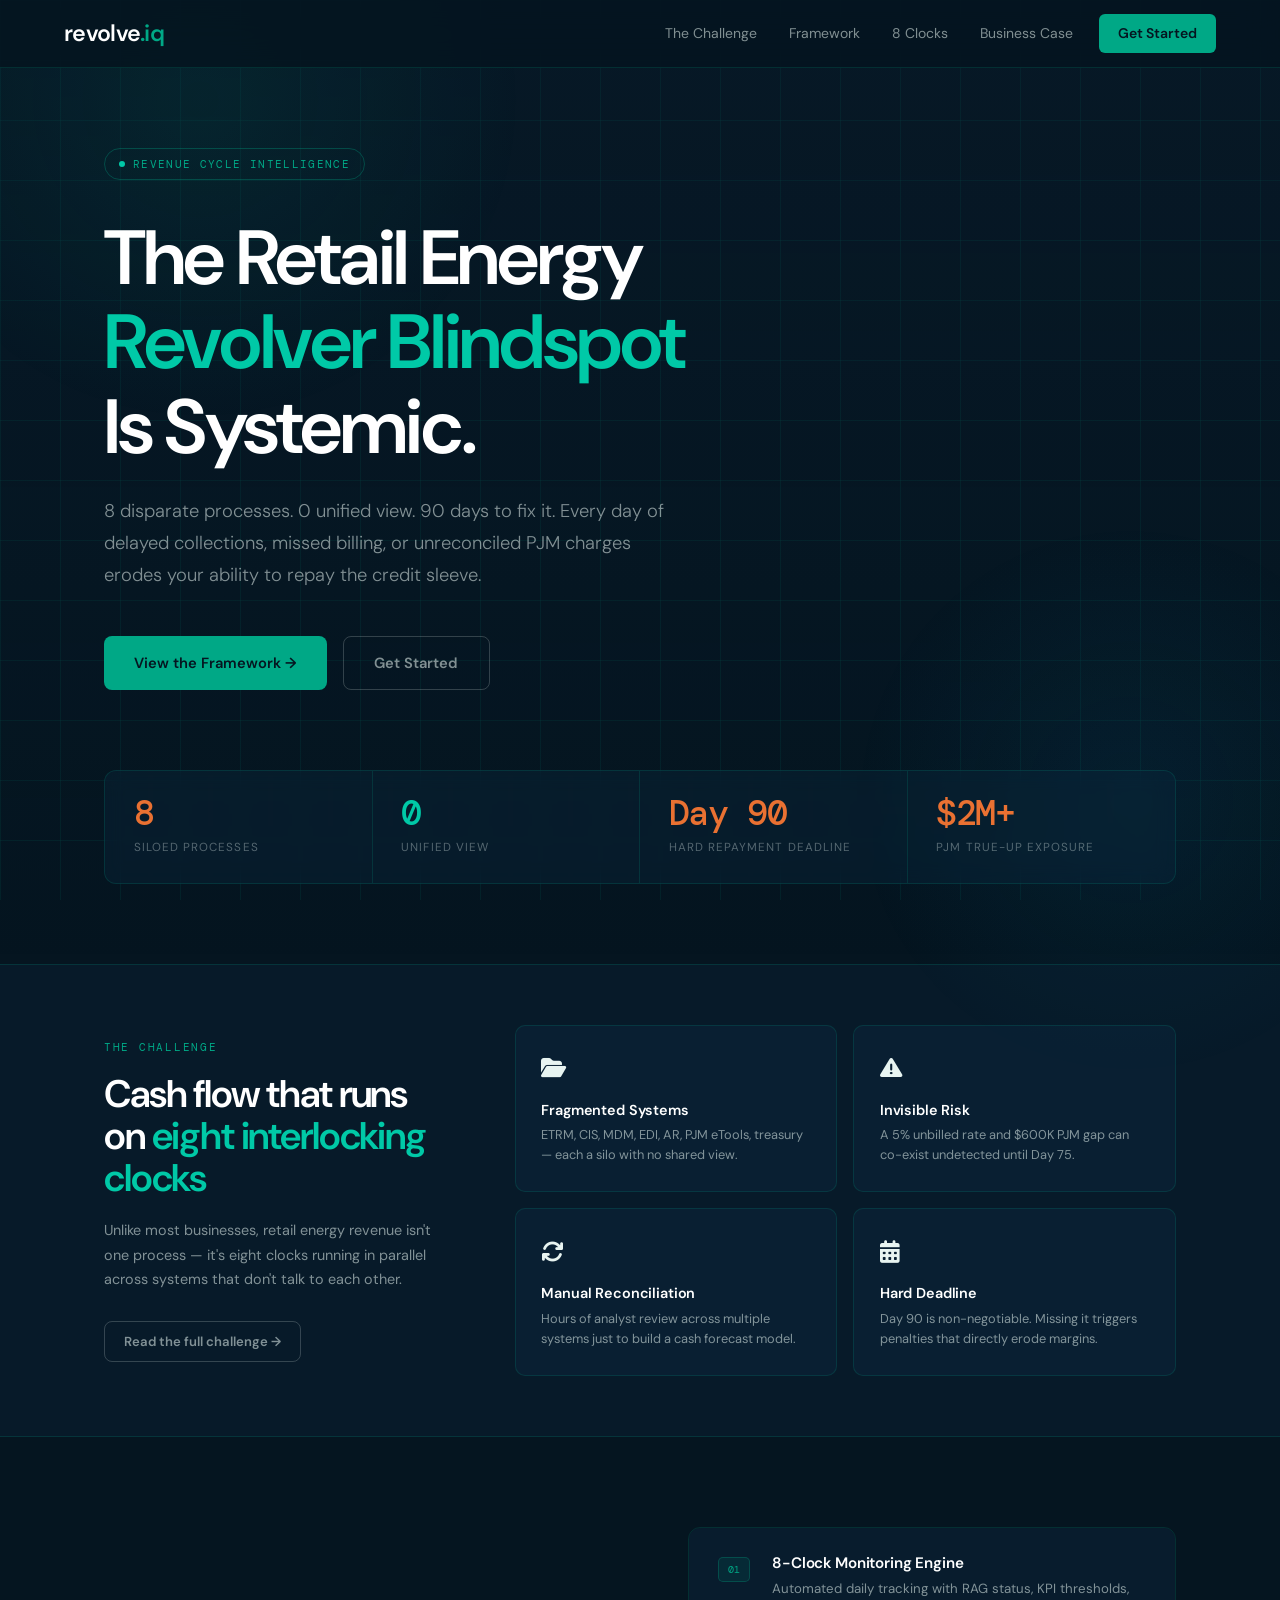
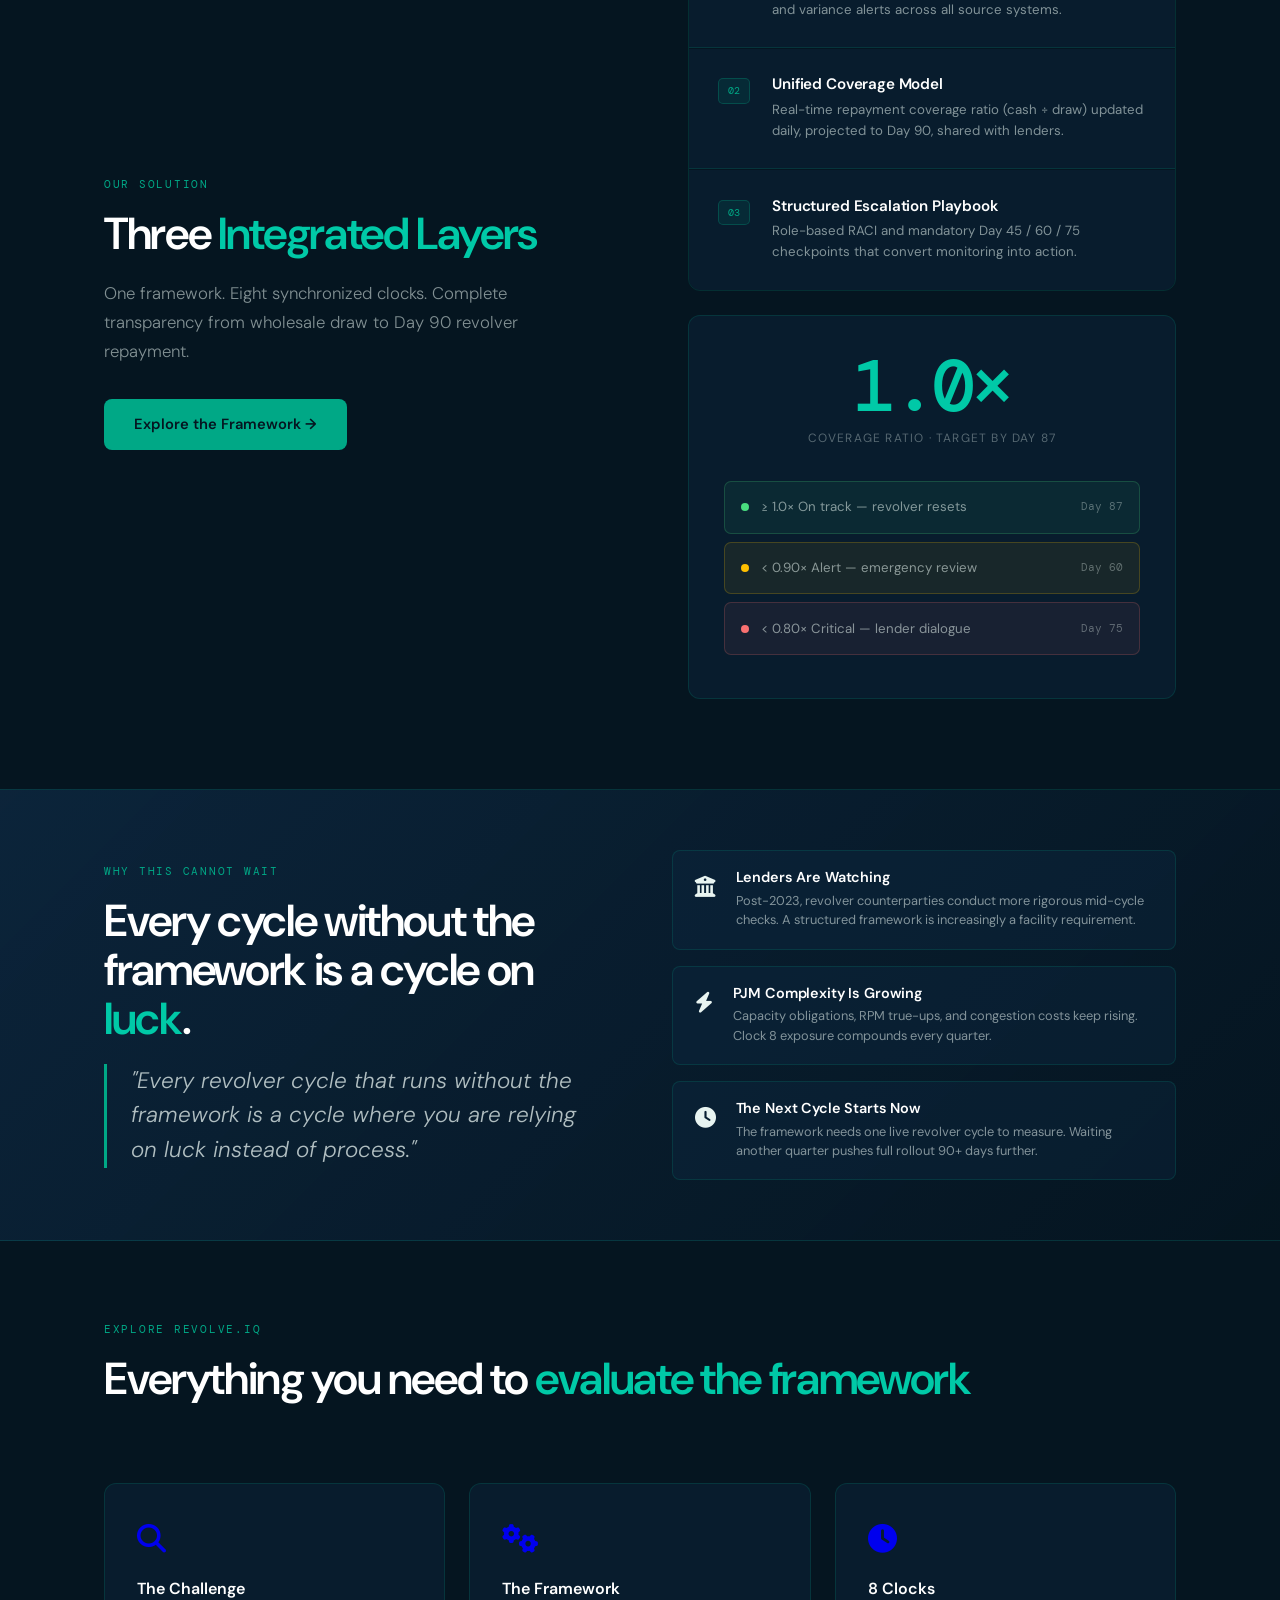
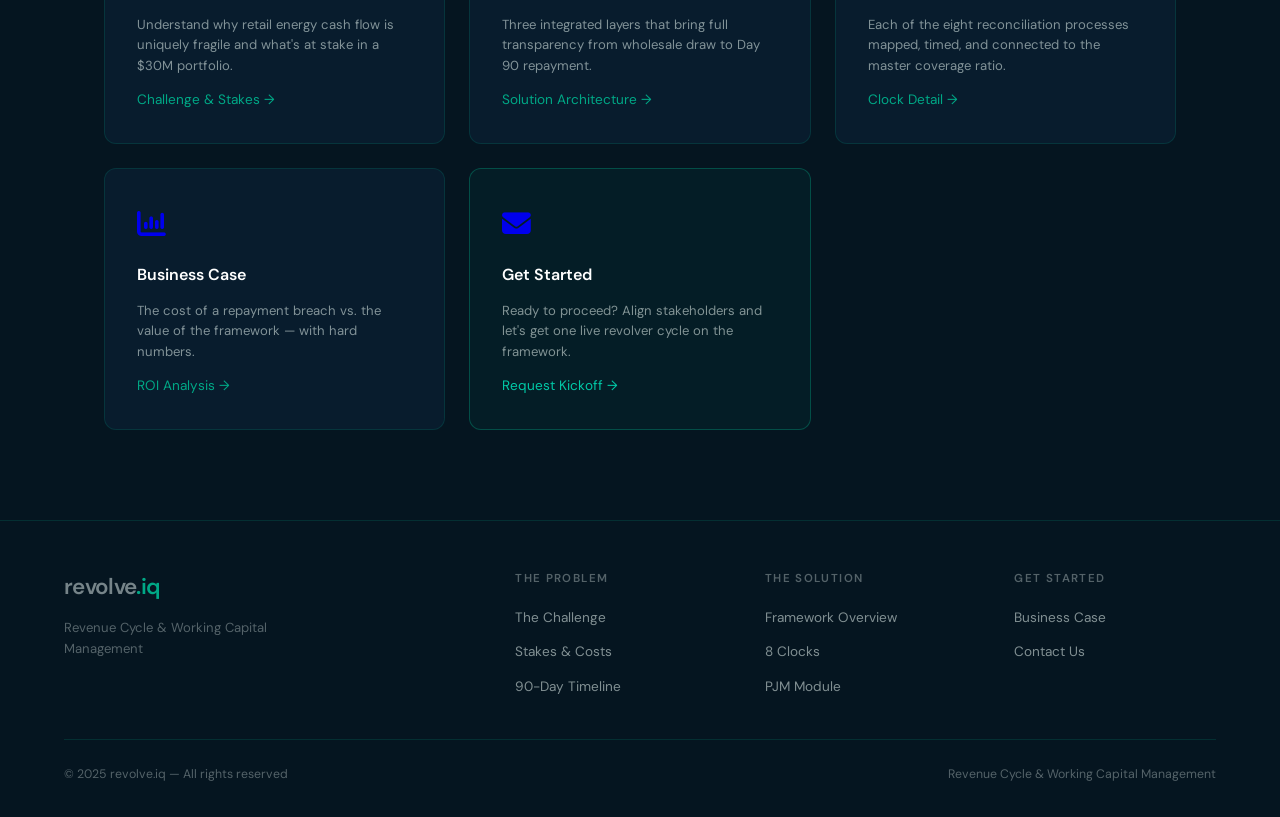
<file: index.html>
<!DOCTYPE html>
<html lang="en">
<head>
<meta charset="UTF-8">
<meta name="viewport" content="width=device-width, initial-scale=1.0">
<title>revolve.iq — Revenue Cycle Intelligence</title>
<meta name="description" content="8 clocks. One repayment goal. The Revenue Cycle Oversight Framework for retail energy operators.">
<link rel="stylesheet" href="https://cdnjs.cloudflare.com/ajax/libs/font-awesome/6.5.1/css/all.min.css">
<link rel="stylesheet" href="styles.css">
<style>
/* ── HERO ── */
.hero {
  min-height: calc(100vh - 68px);
  display: flex;
  flex-direction: column;
  justify-content: center;
  padding: 80px 5% 80px;
  max-width: 1200px;
  margin: 0 auto;
}

.hero-pill {
  display: inline-flex;
  align-items: center;
  gap: 8px;
  font-family: 'DM Mono', monospace;
  font-size: 0.7rem;
  color: var(--teal);
  letter-spacing: 0.12em;
  text-transform: uppercase;
  border: 1px solid rgba(0,168,134,0.32);
  padding: 6px 14px;
  border-radius: 100px;
  width: fit-content;
  margin-bottom: 2.2rem;
}
.hero-pill::before {
  content: '';
  width: 6px; height: 6px;
  border-radius: 50%;
  background: var(--teal-bright);
  animation: blink 2s ease-in-out infinite;
}
@keyframes blink { 0%,100%{opacity:1;transform:scale(1)} 50%{opacity:.4;transform:scale(.75)} }

.hero h1 { max-width: 860px; }

.hero-sub {
  font-size: 1.15rem;
  color: var(--text-muted);
  max-width: 560px;
  margin-bottom: 2.8rem;
  font-weight: 300;
  line-height: 1.75;
}

.hero-btns { display: flex; gap: 1rem; flex-wrap: wrap; margin-bottom: 5rem; }

/* STAT STRIP */
.stat-strip {
  display: grid;
  grid-template-columns: repeat(4, 1fr);
  border: 1px solid var(--border);
  border-radius: 12px;
  overflow: hidden;
  background: rgba(14,40,65,0.35);
  backdrop-filter: blur(10px);
}
.stat-item {
  padding: 1.6rem 1.8rem;
  border-right: 1px solid var(--border);
}
.stat-item:last-child { border-right: none; }

/* ── PROBLEM STRIP ── */
.problem-strip {
  background: rgba(14,40,65,0.3);
  border-top: 1px solid var(--border);
  border-bottom: 1px solid var(--border);
}
.problem-inner {
  max-width: 1200px;
  margin: 0 auto;
  padding: 60px 5%;
  display: grid;
  grid-template-columns: 1fr 2fr;
  gap: 5rem;
  align-items: center;
}
.problem-inner h2 { font-size: clamp(1.6rem, 3vw, 2.4rem); }

.problem-cards {
  display: grid;
  grid-template-columns: 1fr 1fr;
  gap: 1rem;
}
.prob-card {
  padding: 1.6rem;
  background: var(--card-bg);
  border: 1px solid var(--border);
  border-radius: 10px;
  transition: border-color 0.3s;
}
.prob-card:hover { border-color: rgba(0,168,134,0.35); }
.prob-icon { font-size: 1.4rem; margin-bottom: 0.9rem; }
.prob-card h4 { font-size: 0.9rem; margin-bottom: 0.4rem; }
.prob-card p { font-size: 0.8rem; color: var(--text-muted); line-height: 1.6; }

/* ── SOLUTION TEASER ── */
.sol-teaser {
  max-width: 1200px;
  margin: 0 auto;
  padding: 90px 5%;
  display: grid;
  grid-template-columns: 1fr 1fr;
  gap: 6rem;
  align-items: center;
}

.layers {
  display: flex;
  flex-direction: column;
  gap: 1px;
  border: 1px solid var(--border);
  border-radius: 12px;
  overflow: hidden;
}
.layer {
  display: flex;
  gap: 1.4rem;
  padding: 1.7rem 1.8rem;
  background: var(--card-bg);
  border-bottom: 1px solid var(--border);
  transition: background 0.25s;
  text-decoration: none;
}
.layer:last-child { border-bottom: none; }
.layer:hover { background: var(--card-hover); }
.layer-n {
  font-family: 'DM Mono', monospace;
  font-size: 0.65rem;
  color: var(--teal);
  background: rgba(0,168,134,0.1);
  border: 1px solid rgba(0,168,134,0.28);
  border-radius: 5px;
  padding: 3px 9px;
  white-space: nowrap;
  align-self: flex-start;
  margin-top: 2px;
}
.layer-body h4 { color: #fff; margin-bottom: 0.35rem; }
.layer-body p { font-size: 0.83rem; color: var(--text-muted); line-height: 1.6; }

/* Coverage card */
.cov-card {
  background: var(--card-bg);
  border: 1px solid var(--border);
  border-radius: 12px;
  padding: 2.2rem;
}
.cov-big {
  font-family: 'DM Mono', monospace;
  font-size: 4.5rem;
  font-weight: 500;
  color: var(--teal-bright);
  line-height: 1;
  letter-spacing: -0.05em;
  text-align: center;
  margin-bottom: 0.4rem;
}
.cov-sub {
  text-align: center;
  font-size: 0.75rem;
  color: var(--text-dim);
  text-transform: uppercase;
  letter-spacing: 0.1em;
  margin-bottom: 2rem;
}
.rag-row {
  display: flex;
  align-items: center;
  gap: 12px;
  padding: 0.9rem 1rem;
  border-radius: 7px;
  font-size: 0.83rem;
  margin-bottom: 8px;
}
.rag-row.g { background: rgba(74,222,128,0.07); border: 1px solid rgba(74,222,128,0.2); }
.rag-row.a { background: rgba(255,192,0,0.07);  border: 1px solid rgba(255,192,0,0.2); }
.rag-row.r { background: rgba(248,113,113,0.07);border: 1px solid rgba(248,113,113,0.2);}
.rag-row-lbl { flex: 1; color: var(--text-muted); }
.rag-day { font-family: 'DM Mono', monospace; font-size: 0.68rem; color: var(--text-dim); }

/* ── PAGE LINKS GRID ── */
.pages-grid {
  max-width: 1200px;
  margin: 0 auto;
  padding: 0 5% 90px;
  display: grid;
  grid-template-columns: repeat(3, 1fr);
  gap: 1.5rem;
}
.page-link-card {
  background: var(--card-bg);
  border: 1px solid var(--border);
  border-radius: 12px;
  padding: 2rem;
  text-decoration: none;
  display: flex;
  flex-direction: column;
  gap: 0.8rem;
  transition: border-color 0.3s, background 0.3s, transform 0.2s;
}
.page-link-card:hover { border-color: rgba(0,168,134,0.42); background: var(--card-hover); transform: translateY(-2px); }
.plc-icon { font-size: 1.8rem; }
.plc-title { font-size: 1rem; font-weight: 600; color: #fff; }
.plc-desc { font-size: 0.82rem; color: var(--text-muted); line-height: 1.55; }
.plc-arrow { font-size: 0.85rem; color: var(--teal); margin-top: auto; }

/* urgency banner */
.urgency-banner {
  background: linear-gradient(135deg, rgba(14,40,65,0.8) 0%, rgba(5,21,32,0.95) 100%);
  border-top: 1px solid var(--border);
  border-bottom: 1px solid var(--border);
}
.urgency-inner {
  max-width: 1200px;
  margin: 0 auto;
  padding: 60px 5%;
  display: grid;
  grid-template-columns: 1fr 1fr;
  gap: 4rem;
  align-items: center;
}
.urgency-quote {
  font-size: 1.4rem;
  font-weight: 300;
  line-height: 1.55;
  color: rgba(232,244,241,0.75);
  font-style: italic;
  border-left: 3px solid var(--teal);
  padding-left: 1.5rem;
}
.urgency-points { display: flex; flex-direction: column; gap: 1rem; }
.up {
  display: flex;
  gap: 1.2rem;
  align-items: flex-start;
  padding: 1.2rem 1.4rem;
  background: rgba(14,40,65,0.4);
  border: 1px solid var(--border);
  border-radius: 8px;
}
.up-icon { font-size: 1.3rem; flex-shrink: 0; }
.up h4 { font-size: 0.9rem; margin-bottom: 0.3rem; }
.up p { font-size: 0.8rem; color: var(--text-muted); line-height: 1.5; }

@media (max-width: 900px) {
  .stat-strip { grid-template-columns: repeat(2,1fr); }
  .problem-inner { grid-template-columns: 1fr; gap: 2rem; }
  .sol-teaser { grid-template-columns: 1fr; gap: 3rem; }
  .pages-grid { grid-template-columns: 1fr 1fr; }
  .urgency-inner { grid-template-columns: 1fr; gap: 2.5rem; }
}
@media (max-width: 600px) {
  .stat-strip { grid-template-columns: 1fr 1fr; }
  .problem-cards { grid-template-columns: 1fr; }
  .pages-grid { grid-template-columns: 1fr; }
}
</style>
</head>
<body>

<div class="glow glow-tl"></div>
<div class="glow glow-br"></div>

<!-- NAV -->
<nav class="site-nav">
  <a href="index.html" class="nav-logo">revolve<span>.iq</span></a>
  <button class="nav-toggle" aria-label="Menu"><span></span><span></span><span></span></button>
  <ul class="nav-links">
    <li><a href="challenge.html">The Challenge</a></li>
    <li><a href="framework.html">Framework</a></li>
    <li><a href="clocks.html">8 Clocks</a></li>
    <li><a href="business-case.html">Business Case</a></li>
    <li><a href="contact.html" class="nav-cta">Get Started</a></li>
  </ul>
</nav>

<div class="page">

  <!-- HERO -->
  <section style="background: linear-gradient(180deg, rgba(14,40,65,0.18) 0%, transparent 100%);">
    <div class="hero">
      <div class="hero-pill">Revenue Cycle Intelligence</div>
      <h1>The Retail Energy<br><em class="accent">Revolver Blindspot</em><br>Is Systemic.</h1>
      <p class="hero-sub">8 disparate processes. 0 unified view. 90 days to fix it. Every day of delayed collections, missed billing, or unreconciled PJM charges erodes your ability to repay the credit sleeve.</p>
      <div class="hero-btns">
        <a href="framework.html" class="btn btn-primary">View the Framework →</a>
        <a href="contact.html" class="btn btn-ghost">Get Started</a>
      </div>
      <div class="stat-strip reveal">
        <div class="stat-item">
          <div class="stat-box"><div class="num"><span class="a">8</span></div><div class="lbl">Siloed Processes</div></div>
        </div>
        <div class="stat-item">
          <div class="stat-box"><div class="num"><span class="t">0</span></div><div class="lbl">Unified View</div></div>
        </div>
        <div class="stat-item">
          <div class="stat-box"><div class="num"><span class="a">Day 90</span></div><div class="lbl">Hard Repayment Deadline</div></div>
        </div>
        <div class="stat-item">
          <div class="stat-box"><div class="num"><span class="a">$2M+</span></div><div class="lbl">PJM True-Up Exposure</div></div>
        </div>
      </div>
    </div>
  </section>

  <!-- PROBLEM STRIP -->
  <div class="problem-strip">
    <div class="problem-inner">
      <div>
        <span class="eyebrow">The Challenge</span>
        <h2>Cash flow that runs on <em class="accent">eight interlocking clocks</em></h2>
        <p style="font-size:.9rem;color:var(--text-muted);line-height:1.7;margin-top:1rem;margin-bottom:1.8rem">Unlike most businesses, retail energy revenue isn't one process — it's eight clocks running in parallel across systems that don't talk to each other.</p>
        <a href="challenge.html" class="btn btn-ghost btn-sm">Read the full challenge →</a>
      </div>
      <div class="problem-cards">
        <div class="prob-card reveal">
          <div class="prob-icon"><i class="fa-solid fa-folder-open"></i></div>
          <h4>Fragmented Systems</h4>
          <p>ETRM, CIS, MDM, EDI, AR, PJM eTools, treasury — each a silo with no shared view.</p>
        </div>
        <div class="prob-card reveal">
          <div class="prob-icon"><i class="fa-solid fa-triangle-exclamation"></i></div>
          <h4>Invisible Risk</h4>
          <p>A 5% unbilled rate and $600K PJM gap can co-exist undetected until Day 75.</p>
        </div>
        <div class="prob-card reveal">
          <div class="prob-icon"><i class="fa-solid fa-arrows-rotate"></i></div>
          <h4>Manual Reconciliation</h4>
          <p>Hours of analyst review across multiple systems just to build a cash forecast model.</p>
        </div>
        <div class="prob-card reveal">
          <div class="prob-icon"><i class="fa-solid fa-calendar-days"></i></div>
          <h4>Hard Deadline</h4>
          <p>Day 90 is non-negotiable. Missing it triggers penalties that directly erode margins.</p>
        </div>
      </div>
    </div>
  </div>

  <!-- SOLUTION TEASER -->
  <div class="sol-teaser">
    <div>
      <span class="eyebrow">Our Solution</span>
      <h2>Three <em class="accent">Integrated Layers</em></h2>
      <p class="section-lead" style="margin-bottom:2rem">One framework. Eight synchronized clocks. Complete transparency from wholesale draw to Day 90 revolver repayment.</p>
      <a href="framework.html" class="btn btn-primary">Explore the Framework →</a>
    </div>
    <div>
      <div class="layers reveal">
        <a href="framework.html" class="layer">
          <div class="layer-n">01</div>
          <div class="layer-body">
            <h4>8-Clock Monitoring Engine</h4>
            <p>Automated daily tracking with RAG status, KPI thresholds, and variance alerts across all source systems.</p>
          </div>
        </a>
        <a href="framework.html" class="layer">
          <div class="layer-n">02</div>
          <div class="layer-body">
            <h4>Unified Coverage Model</h4>
            <p>Real-time repayment coverage ratio (cash ÷ draw) updated daily, projected to Day 90, shared with lenders.</p>
          </div>
        </a>
        <a href="framework.html" class="layer">
          <div class="layer-n">03</div>
          <div class="layer-body">
            <h4>Structured Escalation Playbook</h4>
            <p>Role-based RACI and mandatory Day 45 / 60 / 75 checkpoints that convert monitoring into action.</p>
          </div>
        </a>
      </div>

      <div class="cov-card reveal" style="margin-top:1.5rem">
        <div class="cov-big">1.0×</div>
        <div class="cov-sub">Coverage Ratio · Target by Day 87</div>
        <div class="rag-row g"><div class="rag-dot g"></div><div class="rag-row-lbl">≥ 1.0× On track — revolver resets</div><div class="rag-day">Day 87</div></div>
        <div class="rag-row a"><div class="rag-dot a"></div><div class="rag-row-lbl">< 0.90× Alert — emergency review</div><div class="rag-day">Day 60</div></div>
        <div class="rag-row r"><div class="rag-dot r"></div><div class="rag-row-lbl">< 0.80× Critical — lender dialogue</div><div class="rag-day">Day 75</div></div>
      </div>
    </div>
  </div>

  <!-- URGENCY -->
  <div class="urgency-banner">
    <div class="urgency-inner">
      <div>
        <span class="eyebrow">Why This Cannot Wait</span>
        <h2 style="margin-bottom:1.2rem">Every cycle without the framework is a cycle on <em class="accent">luck</em>.</h2>
        <blockquote class="urgency-quote">"Every revolver cycle that runs without the framework is a cycle where you are relying on luck instead of process."</blockquote>
      </div>
      <div class="urgency-points">
        <div class="up reveal">
          <div class="up-icon"><i class="fa-solid fa-building-columns"></i></div>
          <div>
            <h4>Lenders Are Watching</h4>
            <p>Post-2023, revolver counterparties conduct more rigorous mid-cycle checks. A structured framework is increasingly a facility requirement.</p>
          </div>
        </div>
        <div class="up reveal">
          <div class="up-icon"><i class="fa-solid fa-bolt"></i></div>
          <div>
            <h4>PJM Complexity Is Growing</h4>
            <p>Capacity obligations, RPM true-ups, and congestion costs keep rising. Clock 8 exposure compounds every quarter.</p>
          </div>
        </div>
        <div class="up reveal">
          <div class="up-icon"><i class="fa-solid fa-clock"></i></div>
          <div>
            <h4>The Next Cycle Starts Now</h4>
            <p>The framework needs one live revolver cycle to measure. Waiting another quarter pushes full rollout 90+ days further.</p>
          </div>
        </div>
      </div>
    </div>
  </div>

  <!-- NAVIGATE THE SITE -->
  <div style="max-width:1200px;margin:0 auto;padding:80px 5% 30px">
    <span class="eyebrow">Explore revolve.iq</span>
    <h2 style="margin-bottom:3rem">Everything you need to <em class="accent">evaluate the framework</em></h2>
  </div>
  <div class="pages-grid">
    <a href="challenge.html" class="page-link-card reveal">
      <div class="plc-icon"><i class="fa-solid fa-magnifying-glass"></i></div>
      <div class="plc-title">The Challenge</div>
      <div class="plc-desc">Understand why retail energy cash flow is uniquely fragile and what's at stake in a $30M portfolio.</div>
      <div class="plc-arrow">Challenge & Stakes →</div>
    </a>
    <a href="framework.html" class="page-link-card reveal">
      <div class="plc-icon"><i class="fa-solid fa-gears"></i></div>
      <div class="plc-title">The Framework</div>
      <div class="plc-desc">Three integrated layers that bring full transparency from wholesale draw to Day 90 repayment.</div>
      <div class="plc-arrow">Solution Architecture →</div>
    </a>
    <a href="clocks.html" class="page-link-card reveal">
      <div class="plc-icon"><i class="fa-solid fa-clock"></i></div>
      <div class="plc-title">8 Clocks</div>
      <div class="plc-desc">Each of the eight reconciliation processes mapped, timed, and connected to the master coverage ratio.</div>
      <div class="plc-arrow">Clock Detail →</div>
    </a>
    <a href="business-case.html" class="page-link-card reveal">
      <div class="plc-icon"><i class="fa-solid fa-chart-column"></i></div>
      <div class="plc-title">Business Case</div>
      <div class="plc-desc">The cost of a repayment breach vs. the value of the framework — with hard numbers.</div>
      <div class="plc-arrow">ROI Analysis →</div>
    </a>
    <a href="contact.html" class="page-link-card reveal" style="border-color:rgba(0,168,134,0.35);background:rgba(0,168,134,0.06)">
      <div class="plc-icon"><i class="fa-solid fa-envelope"></i></div>
      <div class="plc-title">Get Started</div>
      <div class="plc-desc">Ready to proceed? Align stakeholders and let's get one live revolver cycle on the framework.</div>
      <div class="plc-arrow" style="color:var(--teal-bright)">Request Kickoff →</div>
    </a>
  </div>

</div><!-- /page -->

<!-- FOOTER -->
<footer class="site-footer">
  <div class="footer-grid">
    <div>
      <div class="footer-logo">revolve<span>.iq</span></div>
      <p class="footer-tagline">Revenue Cycle & Working Capital Management</p>
    </div>
    <div class="footer-col">
      <h5>The Problem</h5>
      <ul>
        <li><a href="challenge.html">The Challenge</a></li>
        <li><a href="challenge.html#stakes">Stakes & Costs</a></li>
        <li><a href="challenge.html#timeline">90-Day Timeline</a></li>
      </ul>
    </div>
    <div class="footer-col">
      <h5>The Solution</h5>
      <ul>
        <li><a href="framework.html">Framework Overview</a></li>
        <li><a href="clocks.html">8 Clocks</a></li>
        <li><a href="clocks.html#pjm">PJM Module</a></li>
      </ul>
    </div>
    <div class="footer-col">
      <h5>Get Started</h5>
      <ul>
        <li><a href="business-case.html">Business Case</a></li>
        <li><a href="contact.html">Contact Us</a></li>
      </ul>
    </div>
  </div>
  <div class="footer-bottom">
    <span>© 2025 revolve.iq — All rights reserved</span>
    <span>Revenue Cycle & Working Capital Management</span>
  </div>
</footer>

<script src="main.js"></script>
</body>
</html>
</file>
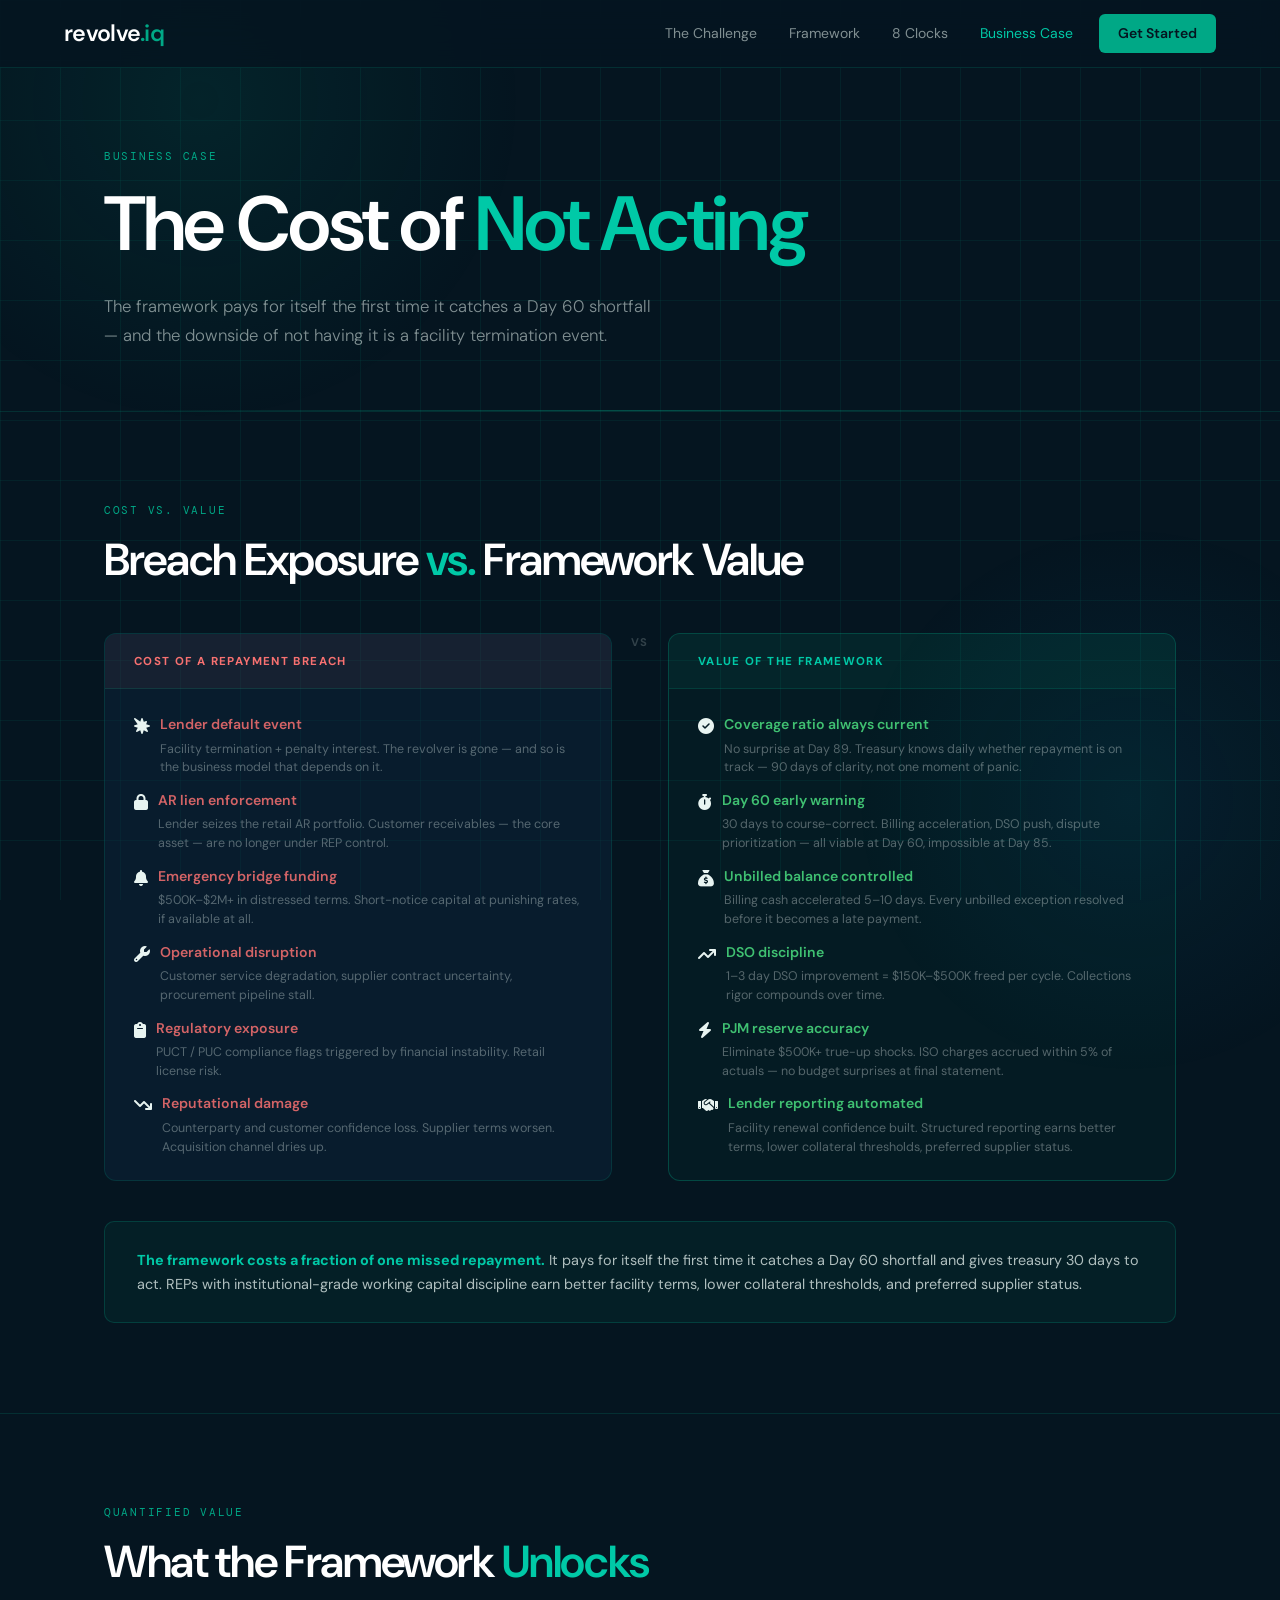
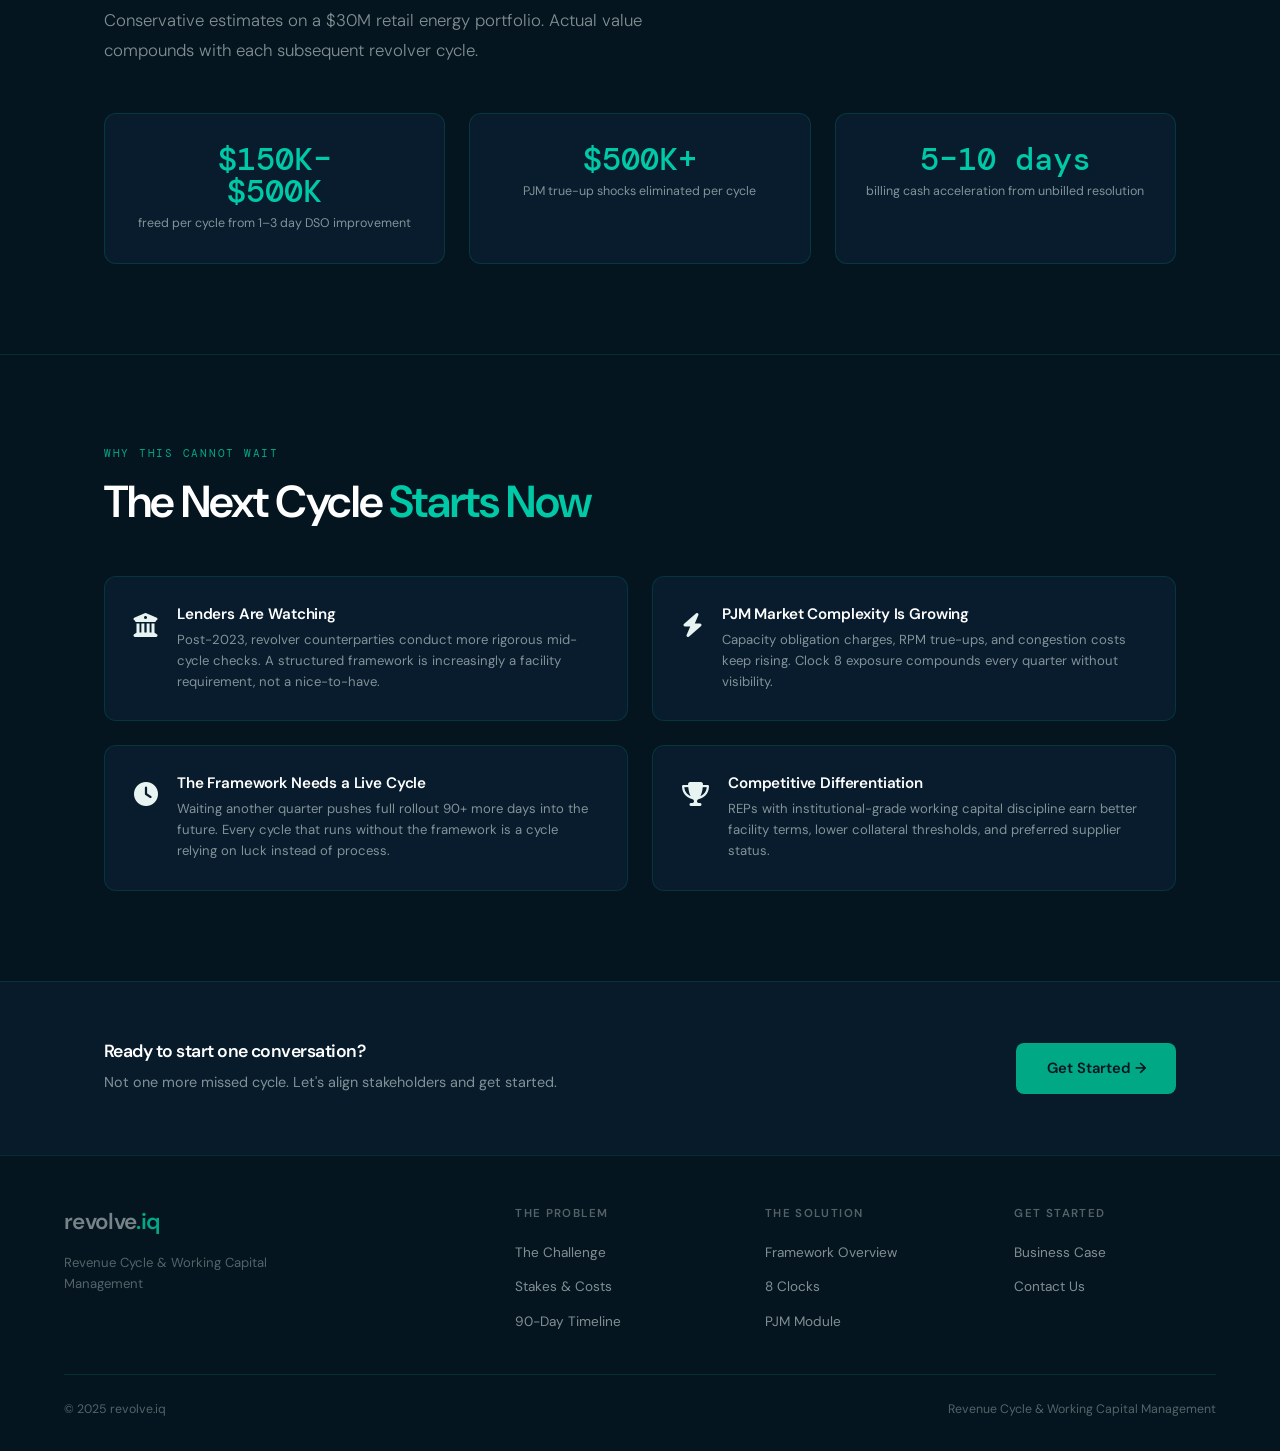
<file: business-case.html>
<!DOCTYPE html>
<html lang="en">
<head>
<meta charset="UTF-8">
<meta name="viewport" content="width=device-width, initial-scale=1.0">
<title>Business Case — revolve.iq</title>
<link rel="stylesheet" href="https://cdnjs.cloudflare.com/ajax/libs/font-awesome/6.5.1/css/all.min.css">
<link rel="stylesheet" href="styles.css">
<style>
/* VS LAYOUT */
.vs-wrap { display:grid;grid-template-columns:1fr 56px 1fr;gap:0;margin-top:3rem;align-items:start; }
.vs-col { background:var(--card-bg);border:1px solid var(--border);border-radius:12px;overflow:hidden; }
.vs-col.right { border-color:rgba(0,168,134,.32);background:rgba(0,168,134,.04); }
.vs-head { padding:1.1rem 1.8rem;border-bottom:1px solid var(--border);font-size:.72rem;font-weight:700;text-transform:uppercase;letter-spacing:.12em; }
.vs-col:not(.right) .vs-head { color:var(--red-alert);background:rgba(248,113,113,.06); }
.vs-col.right .vs-head { color:var(--teal-bright);background:rgba(0,168,134,.07); }
.vs-body { padding:1.5rem 1.8rem;display:flex;flex-direction:column;gap:12px; }
.vs-item { display:flex;gap:10px;align-items:flex-start; }
.vs-item-icon { font-size:1rem;flex-shrink:0;margin-top:1px; }
.vs-item-text h5 { font-size:.88rem;font-weight:600;margin-bottom:.2rem; }
.vs-col:not(.right) .vs-item-text h5 { color:rgba(248,113,113,.85); }
.vs-col.right .vs-item-text h5 { color:rgba(74,222,128,.85); }
.vs-item-text p { font-size:.78rem;color:var(--text-dim);line-height:1.5; }
.vs-divider { display:flex;align-items:center;justify-content:center; }
.vs-vs { font-size:.7rem;font-weight:700;color:rgba(232,244,241,.2);letter-spacing:.1em;text-transform:uppercase; }

/* VALUE NUMBERS */
.value-grid { display:grid;grid-template-columns:repeat(3,1fr);gap:1.5rem;margin-top:3rem; }
.val-card { padding:1.8rem;background:var(--card-bg);border:1px solid rgba(0,168,134,.2);border-radius:12px;text-align:center; }
.val-num { font-family:'DM Mono',monospace;font-size:2rem;font-weight:500;color:var(--teal-bright);line-height:1;margin-bottom:.4rem; }
.val-lbl { font-size:.78rem;color:var(--text-muted); }

/* URGENCY */
.urgency-cols { display:grid;grid-template-columns:repeat(2,1fr);gap:1.5rem;margin-top:3rem; }
.urg-card { padding:1.8rem;background:var(--card-bg);border:1px solid var(--border);border-radius:12px;display:flex;gap:1.2rem;align-items:flex-start;transition:border-color .3s; }
.urg-card:hover { border-color:rgba(0,168,134,.35); }
.urg-icon { font-size:1.5rem;flex-shrink:0; }
.urg-card h4 { font-size:.95rem;margin-bottom:.4rem; }
.urg-card p { font-size:.82rem;color:var(--text-muted);line-height:1.6; }

.biz-foot {
  margin-top:2.5rem;padding:1.6rem 2rem;
  background:rgba(0,168,134,.07);border:1px solid rgba(0,168,134,.24);border-radius:10px;
  font-size:.9rem;color:rgba(232,244,241,.75);line-height:1.68;
}
.biz-foot strong { color:var(--teal-bright); }

@media(max-width:800px){
  .vs-wrap { grid-template-columns:1fr;gap:1.5rem; }
  .vs-divider { display:none; }
  .value-grid { grid-template-columns:1fr 1fr; }
  .urgency-cols { grid-template-columns:1fr; }
}
@media(max-width:500px){ .value-grid { grid-template-columns:1fr; } }
</style>
</head>
<body>
<div class="glow glow-tl"></div>
<div class="glow glow-br"></div>

<nav class="site-nav">
  <a href="index.html" class="nav-logo">revolve<span>.iq</span></a>
  <button class="nav-toggle" aria-label="Menu"><span></span><span></span><span></span></button>
  <ul class="nav-links">
    <li><a href="challenge.html">The Challenge</a></li>
    <li><a href="framework.html">Framework</a></li>
    <li><a href="clocks.html">8 Clocks</a></li>
    <li><a href="business-case.html">Business Case</a></li>
    <li><a href="contact.html" class="nav-cta">Get Started</a></li>
  </ul>
</nav>

<div class="page">
  <div class="page-hero">
    <div class="wrap">
      <span class="eyebrow">Business Case</span>
      <h1>The Cost of <em class="accent">Not Acting</em></h1>
      <p class="section-lead">The framework pays for itself the first time it catches a Day 60 shortfall — and the downside of not having it is a facility termination event.</p>
    </div>
  </div>

  <!-- VS -->
  <section class="section">
    <div class="wrap">
      <span class="eyebrow">Cost vs. Value</span>
      <h2>Breach Exposure <em class="accent">vs.</em> Framework Value</h2>
      <div class="vs-wrap">
        <div class="vs-col reveal">
          <div class="vs-head">Cost of a Repayment Breach</div>
          <div class="vs-body">
            <div class="vs-item"><div class="vs-item-icon"><i class="fa-solid fa-burst"></i></div><div class="vs-item-text"><h5>Lender default event</h5><p>Facility termination + penalty interest. The revolver is gone — and so is the business model that depends on it.</p></div></div>
            <div class="vs-item"><div class="vs-item-icon"><i class="fa-solid fa-lock"></i></div><div class="vs-item-text"><h5>AR lien enforcement</h5><p>Lender seizes the retail AR portfolio. Customer receivables — the core asset — are no longer under REP control.</p></div></div>
            <div class="vs-item"><div class="vs-item-icon"><i class="fa-solid fa-bell"></i></div><div class="vs-item-text"><h5>Emergency bridge funding</h5><p>$500K–$2M+ in distressed terms. Short-notice capital at punishing rates, if available at all.</p></div></div>
            <div class="vs-item"><div class="vs-item-icon"><i class="fa-solid fa-wrench"></i></div><div class="vs-item-text"><h5>Operational disruption</h5><p>Customer service degradation, supplier contract uncertainty, procurement pipeline stall.</p></div></div>
            <div class="vs-item"><div class="vs-item-icon"><i class="fa-solid fa-clipboard"></i></div><div class="vs-item-text"><h5>Regulatory exposure</h5><p>PUCT / PUC compliance flags triggered by financial instability. Retail license risk.</p></div></div>
            <div class="vs-item"><div class="vs-item-icon"><i class="fa-solid fa-arrow-trend-down"></i></div><div class="vs-item-text"><h5>Reputational damage</h5><p>Counterparty and customer confidence loss. Supplier terms worsen. Acquisition channel dries up.</p></div></div>
          </div>
        </div>
        <div class="vs-divider"><div class="vs-vs">VS</div></div>
        <div class="vs-col right reveal">
          <div class="vs-head">Value of the Framework</div>
          <div class="vs-body">
            <div class="vs-item"><div class="vs-item-icon"><i class="fa-solid fa-circle-check"></i></div><div class="vs-item-text"><h5>Coverage ratio always current</h5><p>No surprise at Day 89. Treasury knows daily whether repayment is on track — 90 days of clarity, not one moment of panic.</p></div></div>
            <div class="vs-item"><div class="vs-item-icon"><i class="fa-solid fa-stopwatch"></i></div><div class="vs-item-text"><h5>Day 60 early warning</h5><p>30 days to course-correct. Billing acceleration, DSO push, dispute prioritization — all viable at Day 60, impossible at Day 85.</p></div></div>
            <div class="vs-item"><div class="vs-item-icon"><i class="fa-solid fa-sack-dollar"></i></div><div class="vs-item-text"><h5>Unbilled balance controlled</h5><p>Billing cash accelerated 5–10 days. Every unbilled exception resolved before it becomes a late payment.</p></div></div>
            <div class="vs-item"><div class="vs-item-icon"><i class="fa-solid fa-arrow-trend-up"></i></div><div class="vs-item-text"><h5>DSO discipline</h5><p>1–3 day DSO improvement = $150K–$500K freed per cycle. Collections rigor compounds over time.</p></div></div>
            <div class="vs-item"><div class="vs-item-icon"><i class="fa-solid fa-bolt"></i></div><div class="vs-item-text"><h5>PJM reserve accuracy</h5><p>Eliminate $500K+ true-up shocks. ISO charges accrued within 5% of actuals — no budget surprises at final statement.</p></div></div>
            <div class="vs-item"><div class="vs-item-icon"><i class="fa-solid fa-handshake"></i></div><div class="vs-item-text"><h5>Lender reporting automated</h5><p>Facility renewal confidence built. Structured reporting earns better terms, lower collateral thresholds, preferred supplier status.</p></div></div>
          </div>
        </div>
      </div>
      <div class="biz-foot">
        <strong>The framework costs a fraction of one missed repayment.</strong> It pays for itself the first time it catches a Day 60 shortfall and gives treasury 30 days to act. REPs with institutional-grade working capital discipline earn better facility terms, lower collateral thresholds, and preferred supplier status.
      </div>
    </div>
  </section>

  <hr class="divider">

  <!-- VALUE NUMBERS -->
  <section class="section">
    <div class="wrap">
      <span class="eyebrow">Quantified Value</span>
      <h2>What the Framework <em class="accent">Unlocks</em></h2>
      <p class="section-lead">Conservative estimates on a $30M retail energy portfolio. Actual value compounds with each subsequent revolver cycle.</p>
      <div class="value-grid">
        <div class="val-card reveal">
          <div class="val-num">$150K–<br>$500K</div>
          <div class="val-lbl">freed per cycle from 1–3 day DSO improvement</div>
        </div>
        <div class="val-card reveal">
          <div class="val-num">$500K+</div>
          <div class="val-lbl">PJM true-up shocks eliminated per cycle</div>
        </div>
        <div class="val-card reveal">
          <div class="val-num">5–10 days</div>
          <div class="val-lbl">billing cash acceleration from unbilled resolution</div>
        </div>
      </div>
    </div>
  </section>

  <hr class="divider">

  <!-- URGENCY -->
  <section class="section">
    <div class="wrap">
      <span class="eyebrow">Why This Cannot Wait</span>
      <h2>The Next Cycle <em class="accent">Starts Now</em></h2>
      <div class="urgency-cols">
        <div class="urg-card reveal">
          <div class="urg-icon"><i class="fa-solid fa-building-columns"></i></div>
          <div>
            <h4>Lenders Are Watching</h4>
            <p>Post-2023, revolver counterparties conduct more rigorous mid-cycle checks. A structured framework is increasingly a facility requirement, not a nice-to-have.</p>
          </div>
        </div>
        <div class="urg-card reveal">
          <div class="urg-icon"><i class="fa-solid fa-bolt"></i></div>
          <div>
            <h4>PJM Market Complexity Is Growing</h4>
            <p>Capacity obligation charges, RPM true-ups, and congestion costs keep rising. Clock 8 exposure compounds every quarter without visibility.</p>
          </div>
        </div>
        <div class="urg-card reveal">
          <div class="urg-icon"><i class="fa-solid fa-clock"></i></div>
          <div>
            <h4>The Framework Needs a Live Cycle</h4>
            <p>Waiting another quarter pushes full rollout 90+ more days into the future. Every cycle that runs without the framework is a cycle relying on luck instead of process.</p>
          </div>
        </div>
        <div class="urg-card reveal">
          <div class="urg-icon"><i class="fa-solid fa-trophy"></i></div>
          <div>
            <h4>Competitive Differentiation</h4>
            <p>REPs with institutional-grade working capital discipline earn better facility terms, lower collateral thresholds, and preferred supplier status.</p>
          </div>
        </div>
      </div>
    </div>
  </section>

  <!-- CTA -->
  <section style="background:rgba(14,40,65,0.35);border-top:1px solid var(--border);padding:60px 0">
    <div class="wrap" style="display:flex;justify-content:space-between;align-items:center;flex-wrap:wrap;gap:2rem">
      <div>
        <h3>Ready to start one conversation?</h3>
        <p style="font-size:.9rem;color:var(--text-muted);margin-top:.4rem">Not one more missed cycle. Let's align stakeholders and get started.</p>
      </div>
      <div style="display:flex;gap:1rem;flex-wrap:wrap">
        <a href="contact.html" class="btn btn-primary">Get Started →</a>
      </div>
    </div>
  </section>
</div>

<footer class="site-footer">
  <div class="footer-grid">
    <div><div class="footer-logo">revolve<span>.iq</span></div><p class="footer-tagline">Revenue Cycle & Working Capital Management</p></div>
    <div class="footer-col"><h5>The Problem</h5><ul><li><a href="challenge.html">The Challenge</a></li><li><a href="challenge.html#stakes">Stakes & Costs</a></li><li><a href="challenge.html#timeline">90-Day Timeline</a></li></ul></div>
    <div class="footer-col"><h5>The Solution</h5><ul><li><a href="framework.html">Framework Overview</a></li><li><a href="clocks.html">8 Clocks</a></li><li><a href="clocks.html#pjm">PJM Module</a></li></ul></div>
    <div class="footer-col"><h5>Get Started</h5><ul><li><a href="business-case.html">Business Case</a></li><li><a href="contact.html">Contact Us</a></li></ul></div>
  </div>
  <div class="footer-bottom"><span>© 2025 revolve.iq</span><span>Revenue Cycle & Working Capital Management</span></div>
</footer>
<script src="main.js"></script>
</body>
</html>
</file>
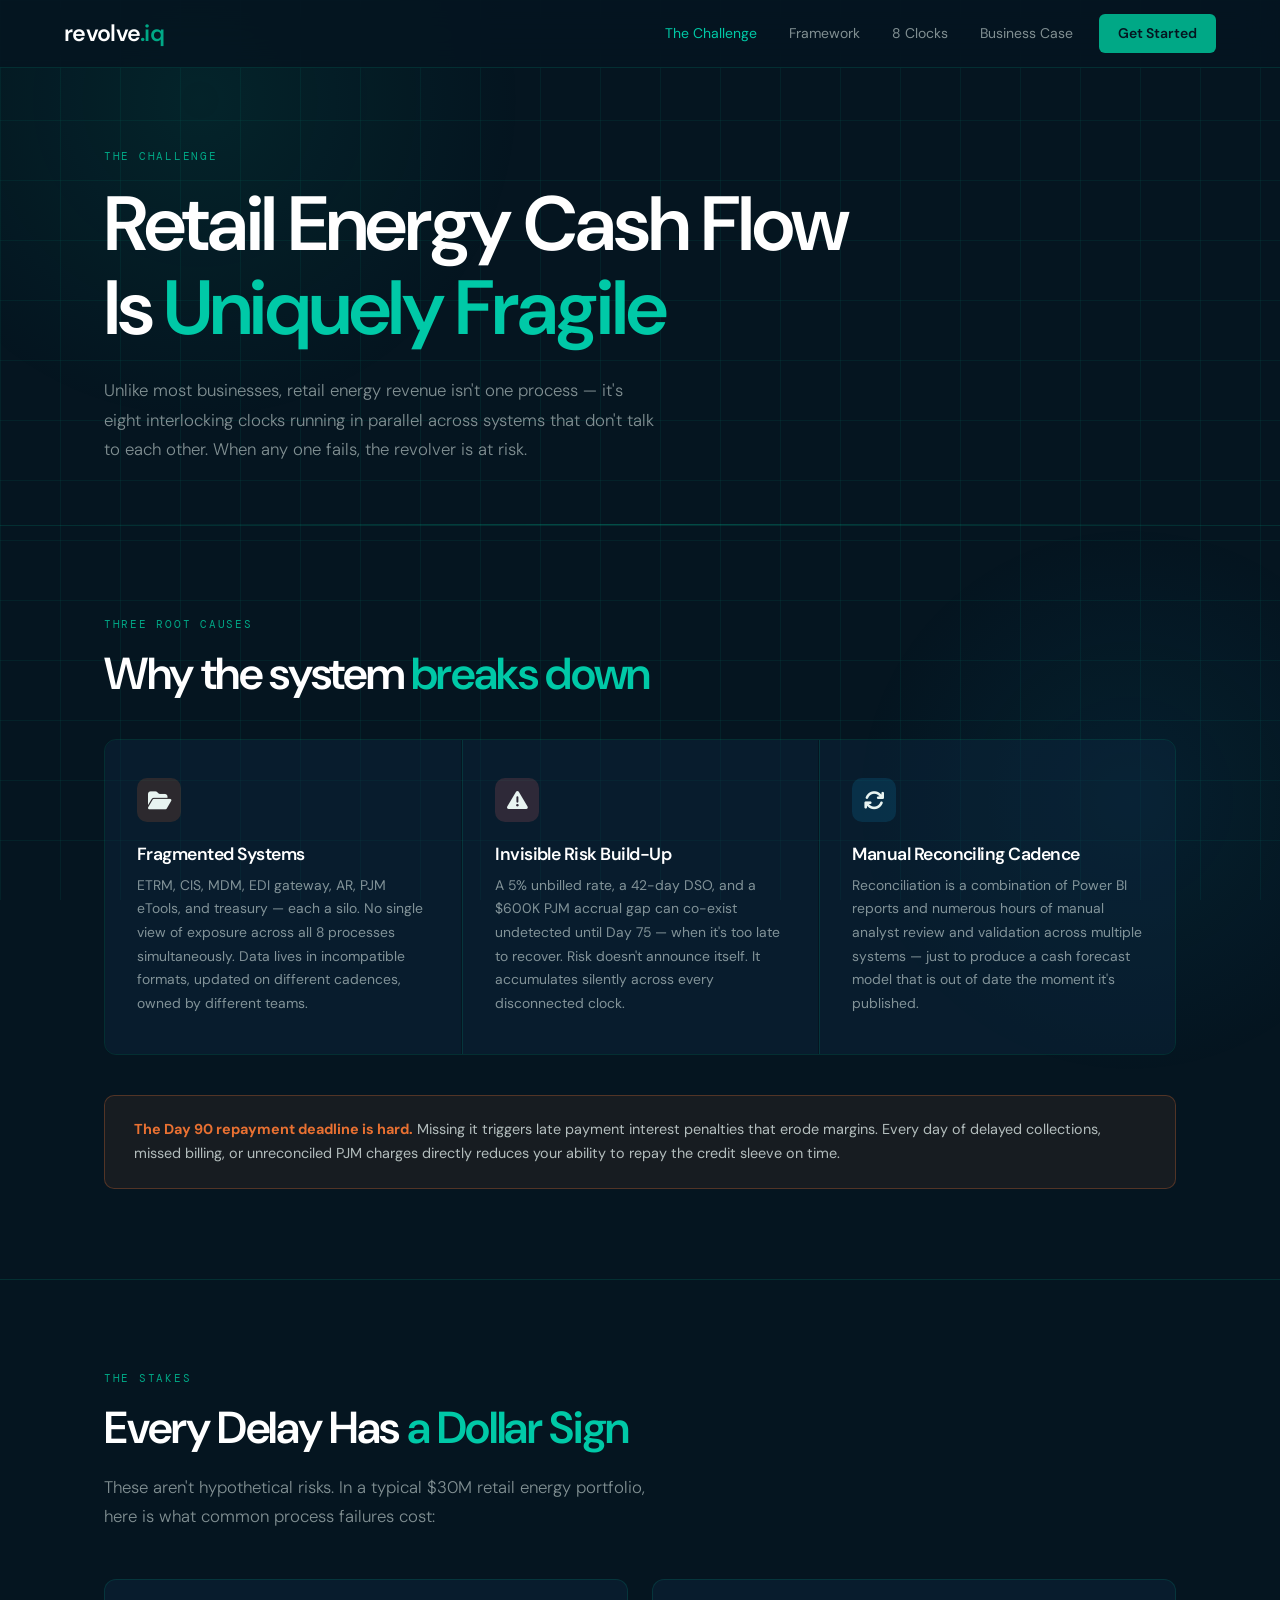
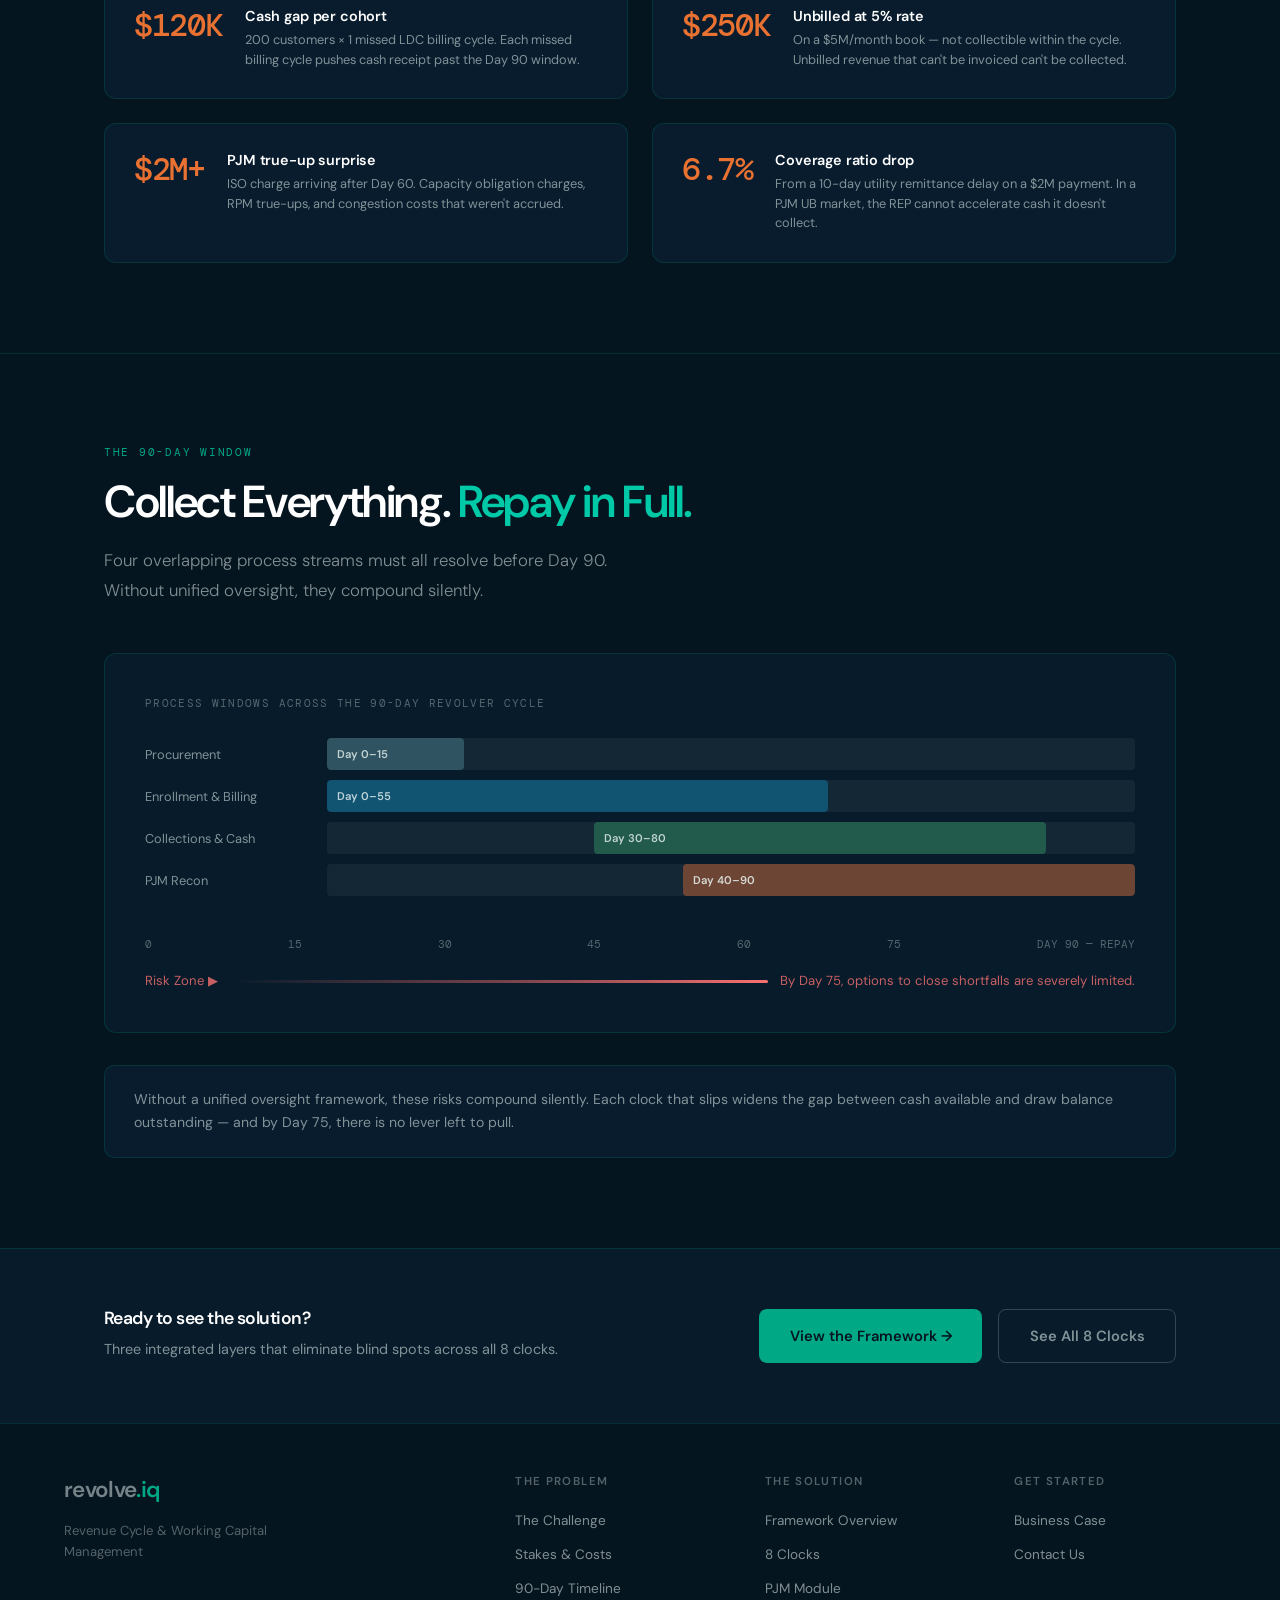
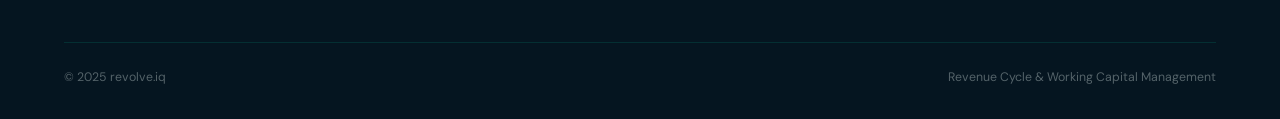
<file: challenge.html>
<!DOCTYPE html>
<html lang="en">
<head>
<meta charset="UTF-8">
<meta name="viewport" content="width=device-width, initial-scale=1.0">
<title>The Challenge — revolve.iq</title>
<link rel="stylesheet" href="https://cdnjs.cloudflare.com/ajax/libs/font-awesome/6.5.1/css/all.min.css">
<link rel="stylesheet" href="styles.css">
<style>
.three-cols {
  display: grid;
  grid-template-columns: repeat(3, 1fr);
  gap: 1.5px;
  border: 1.5px solid var(--border);
  border-radius: 12px;
  overflow: hidden;
}
.col-card {
  padding: 2.4rem 2rem;
  background: var(--card-bg);
  transition: background 0.3s;
}
.col-card:hover { background: var(--card-hover); }
.col-card + .col-card { border-left: 1.5px solid var(--border); }
.col-icon { width: 44px; height: 44px; border-radius: 10px; display:flex;align-items:center;justify-content:center;font-size:1.3rem;margin-bottom:1.4rem; }
.col-icon.a { background: rgba(233,113,50,0.16); }
.col-icon.r { background: rgba(248,113,113,0.16); }
.col-icon.b { background: rgba(15,158,213,0.16); }
.col-card p { font-size:.87rem;color:var(--text-muted);line-height:1.7; }

.stakes-2col { display:grid;grid-template-columns:1fr 1fr;gap:1.5rem;margin-top:3rem; }
.stake {
  display:flex;gap:1.4rem;align-items:flex-start;
  padding:1.8rem;background:var(--card-bg);border:1px solid var(--border);border-radius:12px;
  transition:border-color .3s;
}
.stake:hover { border-color:rgba(233,113,50,.35); }
.stake-n {
  font-family:'DM Mono',monospace;font-size:2rem;font-weight:500;
  color:var(--amber);line-height:1;white-space:nowrap;letter-spacing:-0.04em;
}
.stake h4 { font-size:.9rem;margin-bottom:.3rem; }
.stake p { font-size:.8rem;color:var(--text-muted);line-height:1.55; }

/* TIMELINE */
.tl-section { background:rgba(14,40,65,0.35);border:1px solid var(--border);border-radius:12px;padding:2.5rem;margin-top:3rem; }
.tl-mono { font-family:'DM Mono',monospace;font-size:.7rem;color:var(--text-dim);text-transform:uppercase;letter-spacing:.12em;margin-bottom:1.6rem; }
.tl-bars { display:flex;flex-direction:column;gap:10px;margin-bottom:2rem; }
.tl-row { display:grid;grid-template-columns:170px 1fr;gap:12px;align-items:center; }
.tl-lbl { font-size:.8rem;color:var(--text-muted); }
.tl-track { background:rgba(255,255,255,0.05);border-radius:4px;height:32px;position:relative;overflow:hidden; }
.tl-bar-fill { position:absolute;top:0;bottom:0;border-radius:4px;display:flex;align-items:center;padding:0 10px;font-size:.7rem;font-weight:600;white-space:nowrap; }
.tl-axis { display:flex;justify-content:space-between;padding-top:8px;font-family:'DM Mono',monospace;font-size:.68rem;color:var(--text-dim); }
.risk-row { display:flex;align-items:center;gap:12px;margin-top:1rem;font-size:.82rem;color:rgba(248,113,113,.8); }
.risk-fill { flex:1;height:3px;background:linear-gradient(90deg,transparent,rgba(248,113,113,.5) 55%,var(--red-alert) 100%);border-radius:2px; }

.alert-box {
  background:rgba(233,113,50,0.08);border:1px solid rgba(233,113,50,0.28);border-radius:10px;
  padding:1.4rem 1.8rem;margin-top:2.5rem;font-size:.9rem;color:rgba(232,244,241,.75);line-height:1.65;
}
.alert-box strong { color:var(--amber); }

@media(max-width:700px){
  .three-cols { grid-template-columns:1fr; }
  .col-card + .col-card { border-left:none;border-top:1.5px solid var(--border); }
  .stakes-2col { grid-template-columns:1fr; }
  .tl-row { grid-template-columns:120px 1fr; }
}
</style>
</head>
<body>
<div class="glow glow-tl"></div>
<div class="glow glow-br"></div>

<nav class="site-nav">
  <a href="index.html" class="nav-logo">revolve<span>.iq</span></a>
  <button class="nav-toggle" aria-label="Menu"><span></span><span></span><span></span></button>
  <ul class="nav-links">
    <li><a href="challenge.html">The Challenge</a></li>
    <li><a href="framework.html">Framework</a></li>
    <li><a href="clocks.html">8 Clocks</a></li>
    <li><a href="business-case.html">Business Case</a></li>
    <li><a href="contact.html" class="nav-cta">Get Started</a></li>
  </ul>
</nav>

<div class="page">
  <div class="page-hero">
    <div class="wrap">
      <span class="eyebrow">The Challenge</span>
      <h1>Retail Energy Cash Flow<br>Is <em class="accent">Uniquely Fragile</em></h1>
      <p class="section-lead">Unlike most businesses, retail energy revenue isn't one process — it's eight interlocking clocks running in parallel across systems that don't talk to each other. When any one fails, the revolver is at risk.</p>
    </div>
  </div>

  <!-- THREE PROBLEMS -->
  <section class="section">
    <div class="wrap">
      <span class="eyebrow">Three Root Causes</span>
      <h2 style="margin-bottom:2.5rem">Why the system <em class="accent">breaks down</em></h2>
      <div class="three-cols">
        <div class="col-card reveal">
          <div class="col-icon a"><i class="fa-solid fa-folder-open"></i></div>
          <h3>Fragmented Systems</h3>
          <p>ETRM, CIS, MDM, EDI gateway, AR, PJM eTools, and treasury — each a silo. No single view of exposure across all 8 processes simultaneously. Data lives in incompatible formats, updated on different cadences, owned by different teams.</p>
        </div>
        <div class="col-card reveal">
          <div class="col-icon r"><i class="fa-solid fa-triangle-exclamation"></i></div>
          <h3>Invisible Risk Build-Up</h3>
          <p>A 5% unbilled rate, a 42-day DSO, and a $600K PJM accrual gap can co-exist undetected until Day 75 — when it's too late to recover. Risk doesn't announce itself. It accumulates silently across every disconnected clock.</p>
        </div>
        <div class="col-card reveal">
          <div class="col-icon b"><i class="fa-solid fa-arrows-rotate"></i></div>
          <h3>Manual Reconciling Cadence</h3>
          <p>Reconciliation is a combination of Power BI reports and numerous hours of manual analyst review and validation across multiple systems — just to produce a cash forecast model that is out of date the moment it's published.</p>
        </div>
      </div>
      <div class="alert-box">
        <strong>The Day 90 repayment deadline is hard.</strong> Missing it triggers late payment interest penalties that erode margins. Every day of delayed collections, missed billing, or unreconciled PJM charges directly reduces your ability to repay the credit sleeve on time.
      </div>
    </div>
  </section>

  <hr class="divider">

  <!-- STAKES -->
  <section class="section" id="stakes">
    <div class="wrap">
      <span class="eyebrow">The Stakes</span>
      <h2>Every Delay Has <em class="accent">a Dollar Sign</em></h2>
      <p class="section-lead">These aren't hypothetical risks. In a typical $30M retail energy portfolio, here is what common process failures cost:</p>
      <div class="stakes-2col">
        <div class="stake reveal">
          <div class="stake-n">$120K</div>
          <div>
            <h4>Cash gap per cohort</h4>
            <p>200 customers × 1 missed LDC billing cycle. Each missed billing cycle pushes cash receipt past the Day 90 window.</p>
          </div>
        </div>
        <div class="stake reveal">
          <div class="stake-n">$250K</div>
          <div>
            <h4>Unbilled at 5% rate</h4>
            <p>On a $5M/month book — not collectible within the cycle. Unbilled revenue that can't be invoiced can't be collected.</p>
          </div>
        </div>
        <div class="stake reveal">
          <div class="stake-n">$2M+</div>
          <div>
            <h4>PJM true-up surprise</h4>
            <p>ISO charge arriving after Day 60. Capacity obligation charges, RPM true-ups, and congestion costs that weren't accrued.</p>
          </div>
        </div>
        <div class="stake reveal">
          <div class="stake-n">6.7%</div>
          <div>
            <h4>Coverage ratio drop</h4>
            <p>From a 10-day utility remittance delay on a $2M payment. In a PJM UB market, the REP cannot accelerate cash it doesn't collect.</p>
          </div>
        </div>
      </div>
    </div>
  </section>

  <hr class="divider">

  <!-- TIMELINE -->
  <section class="section" id="timeline">
    <div class="wrap">
      <span class="eyebrow">The 90-Day Window</span>
      <h2>Collect Everything. <em class="accent">Repay in Full.</em></h2>
      <p class="section-lead">Four overlapping process streams must all resolve before Day 90. Without unified oversight, they compound silently.</p>
      <div class="tl-section reveal">
        <div class="tl-mono">Process windows across the 90-day revolver cycle</div>
        <div class="tl-bars">
          <div class="tl-row">
            <div class="tl-lbl">Procurement</div>
            <div class="tl-track">
              <div class="tl-bar-fill" style="left:0%;width:17%;background:rgba(70,120,134,0.55);color:rgba(232,244,241,.8)">Day 0–15</div>
            </div>
          </div>
          <div class="tl-row">
            <div class="tl-lbl">Enrollment & Billing</div>
            <div class="tl-track">
              <div class="tl-bar-fill" style="left:0%;width:62%;background:rgba(15,158,213,0.38);color:rgba(232,244,241,.8)">Day 0–55</div>
            </div>
          </div>
          <div class="tl-row">
            <div class="tl-lbl">Collections & Cash</div>
            <div class="tl-track">
              <div class="tl-bar-fill" style="left:33%;width:56%;background:rgba(74,222,128,0.28);color:rgba(232,244,241,.8)">Day 30–80</div>
            </div>
          </div>
          <div class="tl-row">
            <div class="tl-lbl">PJM Recon</div>
            <div class="tl-track">
              <div class="tl-bar-fill" style="left:44%;width:56%;background:rgba(233,113,50,0.42);color:rgba(232,244,241,.85)">Day 40–90</div>
            </div>
          </div>
        </div>
        <div class="tl-axis"><span>0</span><span>15</span><span>30</span><span>45</span><span>60</span><span>75</span><span>DAY 90 — REPAY</span></div>
        <div class="risk-row"><span>Risk Zone ▶</span><div class="risk-fill"></div><span>By Day 75, options to close shortfalls are severely limited.</span></div>
      </div>
      <div style="margin-top:2rem;padding:1.4rem 1.8rem;background:var(--card-bg);border:1px solid var(--border);border-radius:10px;font-size:.88rem;color:var(--text-muted);line-height:1.65">
        Without a unified oversight framework, these risks compound silently. Each clock that slips widens the gap between cash available and draw balance outstanding — and by Day 75, there is no lever left to pull.
      </div>
    </div>
  </section>

  <!-- CTA -->
  <section style="background:rgba(14,40,65,0.35);border-top:1px solid var(--border);padding:60px 0">
    <div class="wrap" style="display:flex;justify-content:space-between;align-items:center;flex-wrap:wrap;gap:2rem">
      <div>
        <h3>Ready to see the solution?</h3>
        <p style="font-size:.9rem;color:var(--text-muted);margin-top:.4rem">Three integrated layers that eliminate blind spots across all 8 clocks.</p>
      </div>
      <div style="display:flex;gap:1rem;flex-wrap:wrap">
        <a href="framework.html" class="btn btn-primary">View the Framework →</a>
        <a href="clocks.html" class="btn btn-ghost">See All 8 Clocks</a>
      </div>
    </div>
  </section>
</div>

<footer class="site-footer">
  <div class="footer-grid">
    <div><div class="footer-logo">revolve<span>.iq</span></div><p class="footer-tagline">Revenue Cycle & Working Capital Management</p></div>
    <div class="footer-col"><h5>The Problem</h5><ul><li><a href="challenge.html">The Challenge</a></li><li><a href="challenge.html#stakes">Stakes & Costs</a></li><li><a href="challenge.html#timeline">90-Day Timeline</a></li></ul></div>
    <div class="footer-col"><h5>The Solution</h5><ul><li><a href="framework.html">Framework Overview</a></li><li><a href="clocks.html">8 Clocks</a></li><li><a href="clocks.html#pjm">PJM Module</a></li></ul></div>
    <div class="footer-col"><h5>Get Started</h5><ul><li><a href="business-case.html">Business Case</a></li><li><a href="contact.html">Contact Us</a></li></ul></div>
  </div>
  <div class="footer-bottom"><span>© 2025 revolve.iq</span><span>Revenue Cycle & Working Capital Management</span></div>
</footer>
<script src="main.js"></script>
</body>
</html>
</file>
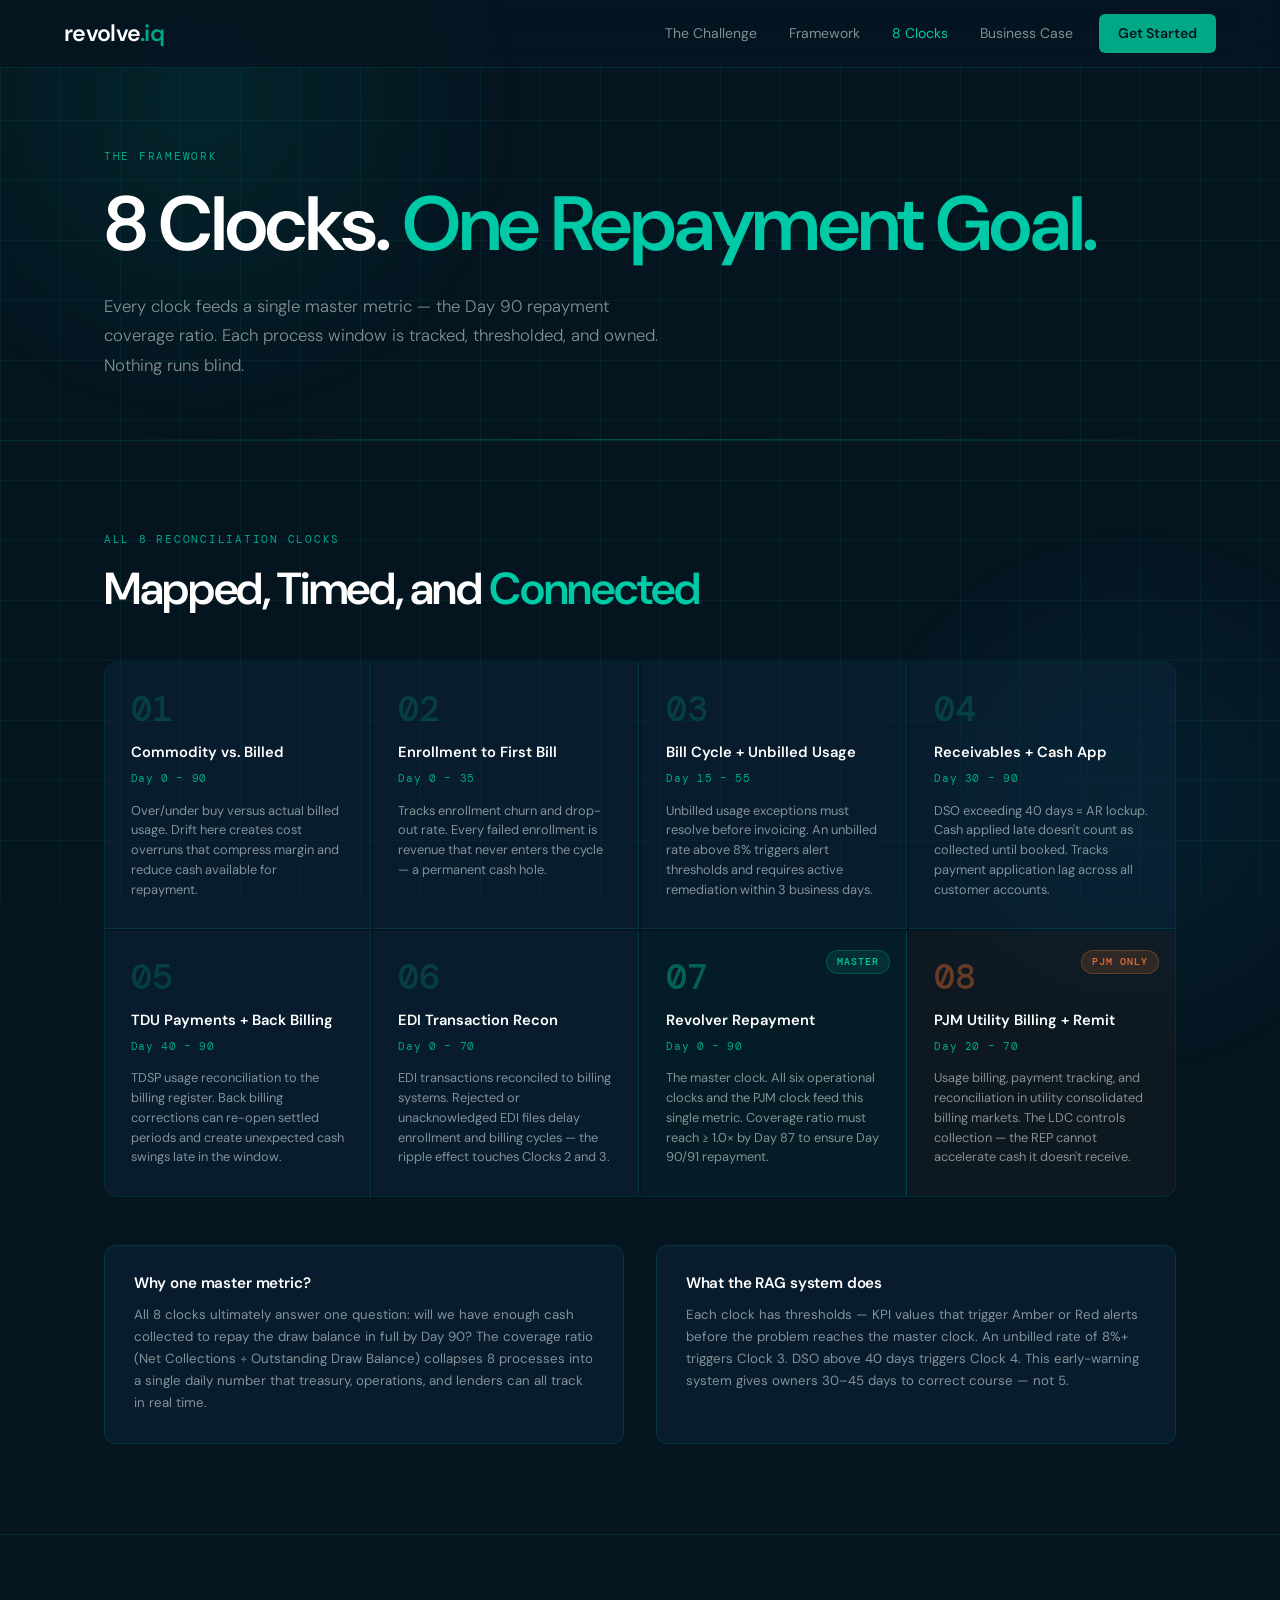
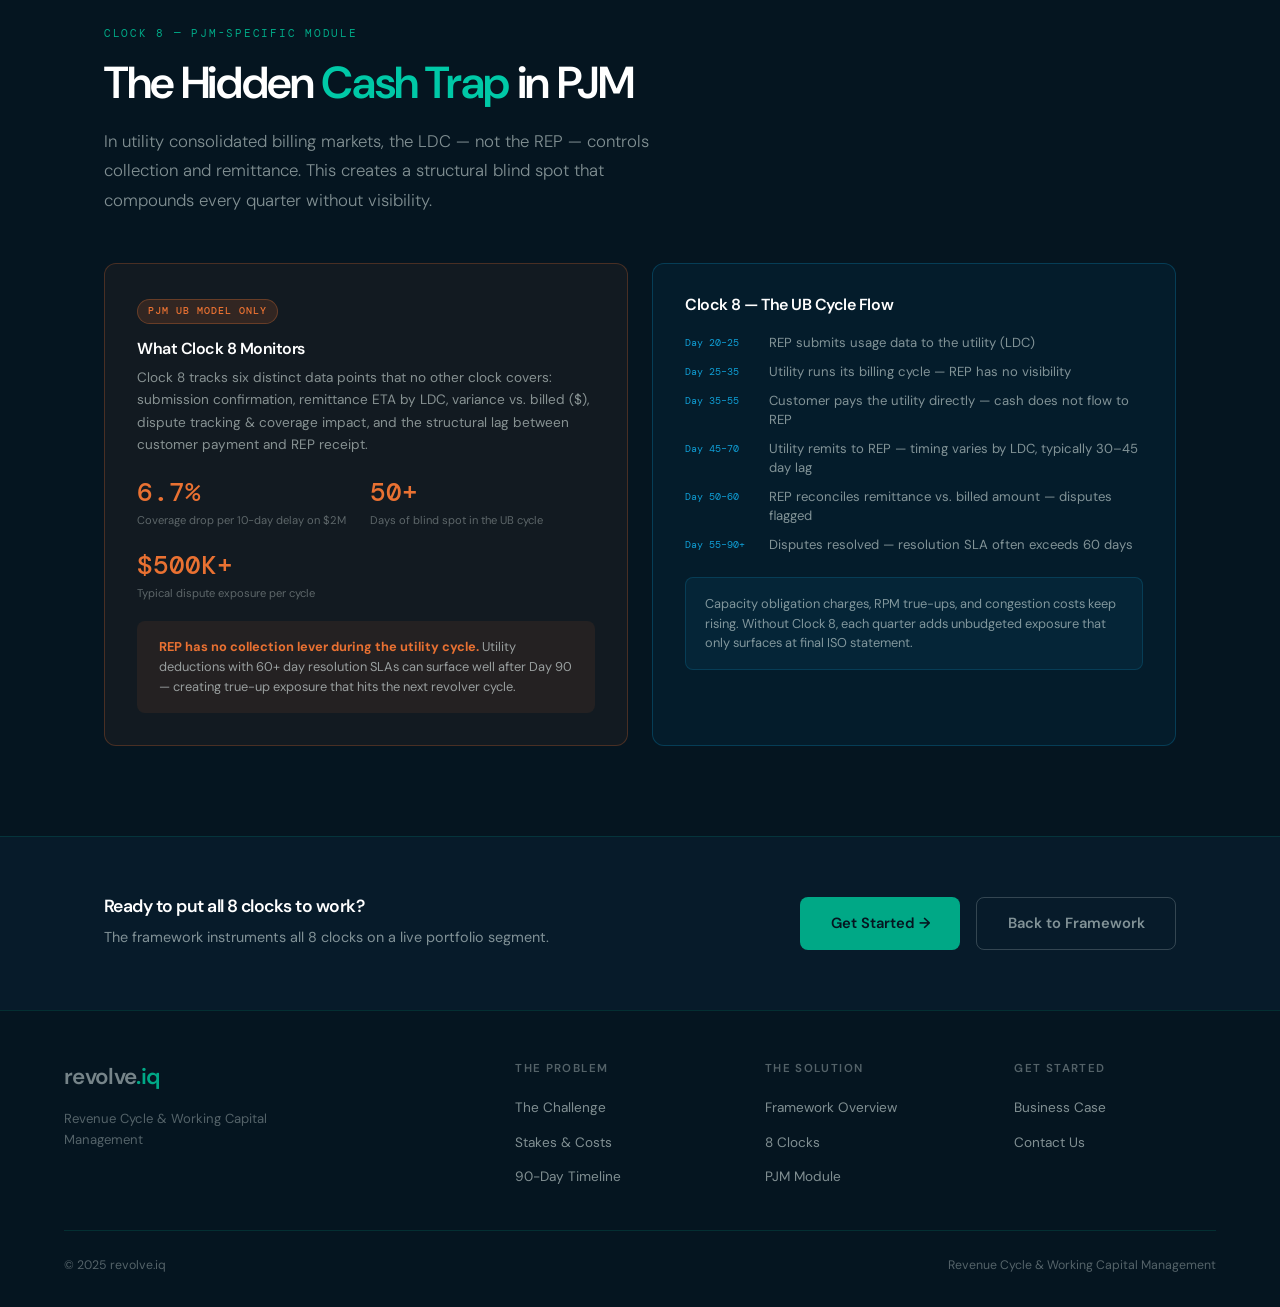
<file: clocks.html>
<!DOCTYPE html>
<html lang="en">
<head>
<meta charset="UTF-8">
<meta name="viewport" content="width=device-width, initial-scale=1.0">
<title>8 Clocks — revolve.iq</title>
<link rel="stylesheet" href="https://cdnjs.cloudflare.com/ajax/libs/font-awesome/6.5.1/css/all.min.css">
<link rel="stylesheet" href="styles.css">
<style>
.clocks-grid {
  display:grid;grid-template-columns:repeat(4,1fr);
  gap:1.5px;border:1.5px solid var(--border);border-radius:12px;overflow:hidden;
  margin-top:3rem;
}
.clock {
  padding:1.8rem 1.6rem;background:var(--card-bg);
  transition:background .25s;position:relative;
  border-right:1.5px solid var(--border);border-bottom:1.5px solid var(--border);
}
.clock:hover { background:var(--card-hover); }
.clock:nth-child(4n) { border-right:none; }
.clock:nth-child(n+5) { border-bottom:none; }
.clock-num { font-family:'DM Mono',monospace;font-size:2.2rem;font-weight:500;color:rgba(0,168,134,.25);line-height:1;margin-bottom:.8rem; }
.clock-name { font-size:.92rem;font-weight:600;color:#fff;margin-bottom:.35rem; }
.clock-win { font-family:'DM Mono',monospace;font-size:.67rem;color:var(--teal);letter-spacing:.06em;margin-bottom:.8rem; }
.clock-desc { font-size:.8rem;color:var(--text-muted);line-height:1.55; }
.ck-badge { position:absolute;top:1rem;right:1rem; }

/* MASTER CLOCK */
.clock.master { background:rgba(0,168,134,.05);border-color:rgba(0,168,134,.3) !important; }
.clock.master .clock-num { color:rgba(0,168,134,.5); }

/* PJM CLOCK */
.clock.pjm { background:rgba(233,113,50,.04);border-color:rgba(233,113,50,.28) !important; }
.clock.pjm .clock-num { color:rgba(233,113,50,.4); }

/* PJM MODULE */
.pjm-module {
  display:grid;grid-template-columns:1fr 1fr;gap:1.5rem;margin-top:3rem;
}
.pjm-left { padding:2rem;background:rgba(233,113,50,.06);border:1px solid rgba(233,113,50,.25);border-radius:12px; }
.pjm-left h3 { font-size:1rem;margin-bottom:.6rem; }
.pjm-left p { font-size:.85rem;color:var(--text-muted);line-height:1.65;margin-bottom:1.5rem; }
.pjm-stats { display:flex;gap:1.5rem;flex-wrap:wrap; }
.pjm-stat .num { font-family:'DM Mono',monospace;font-size:1.6rem;font-weight:500;color:var(--amber);line-height:1; }
.pjm-stat .lbl { font-size:.7rem;color:var(--text-dim);margin-top:.3rem; }

.pjm-right { padding:2rem;background:rgba(15,158,213,.06);border:1px solid rgba(15,158,213,.25);border-radius:12px; }
.pjm-right h3 { font-size:1rem;margin-bottom:1.2rem; }
.pjm-step { display:flex;align-items:flex-start;gap:12px;margin-bottom:10px; }
.pjm-day { font-family:'DM Mono',monospace;font-size:.65rem;color:var(--sky);min-width:72px;padding-top:1px; }
.pjm-text { font-size:.82rem;color:var(--text-muted);line-height:1.45; }

.pjm-note { margin-top:1.2rem;padding:1rem 1.4rem;background:rgba(233,113,50,.08);border-radius:8px;font-size:.8rem;color:rgba(232,244,241,.6);line-height:1.55; }
.pjm-note strong { color:var(--amber); }

/* COVERAGE EXPLAIN */
.coverage-explain {
  display:grid;grid-template-columns:1fr 1fr;gap:2rem;margin-top:3rem;
}
.ce-card { padding:1.8rem;background:var(--card-bg);border:1px solid var(--border);border-radius:12px; }
.ce-card h4 { font-size:.95rem;margin-bottom:.8rem; }
.ce-card p { font-size:.83rem;color:var(--text-muted);line-height:1.65; }

@media(max-width:900px){
  .clocks-grid { grid-template-columns:repeat(2,1fr); }
  .clock:nth-child(4n) { border-right:1.5px solid var(--border); }
  .clock:nth-child(2n) { border-right:none; }
  .pjm-module { grid-template-columns:1fr; }
  .coverage-explain { grid-template-columns:1fr; }
}
@media(max-width:500px){
  .clocks-grid { grid-template-columns:1fr; }
  .clock { border-right:none !important; }
}
</style>
</head>
<body>
<div class="glow glow-tl"></div>
<div class="glow glow-br"></div>

<nav class="site-nav">
  <a href="index.html" class="nav-logo">revolve<span>.iq</span></a>
  <button class="nav-toggle" aria-label="Menu"><span></span><span></span><span></span></button>
  <ul class="nav-links">
    <li><a href="challenge.html">The Challenge</a></li>
    <li><a href="framework.html">Framework</a></li>
    <li><a href="clocks.html">8 Clocks</a></li>
    <li><a href="business-case.html">Business Case</a></li>
    <li><a href="contact.html" class="nav-cta">Get Started</a></li>
  </ul>
</nav>

<div class="page">
  <div class="page-hero">
    <div class="wrap">
      <span class="eyebrow">The Framework</span>
      <h1>8 Clocks. <em class="accent">One Repayment Goal.</em></h1>
      <p class="section-lead">Every clock feeds a single master metric — the Day 90 repayment coverage ratio. Each process window is tracked, thresholded, and owned. Nothing runs blind.</p>
    </div>
  </div>

  <!-- THE 8 CLOCKS -->
  <section class="section">
    <div class="wrap">
      <span class="eyebrow">All 8 Reconciliation Clocks</span>
      <h2>Mapped, Timed, and <em class="accent">Connected</em></h2>
      <div class="clocks-grid">
        <div class="clock reveal">
          <div class="clock-num">01</div>
          <div class="clock-name">Commodity vs. Billed</div>
          <div class="clock-win">Day 0 – 90</div>
          <div class="clock-desc">Over/under buy versus actual billed usage. Drift here creates cost overruns that compress margin and reduce cash available for repayment.</div>
        </div>
        <div class="clock reveal">
          <div class="clock-num">02</div>
          <div class="clock-name">Enrollment to First Bill</div>
          <div class="clock-win">Day 0 – 35</div>
          <div class="clock-desc">Tracks enrollment churn and drop-out rate. Every failed enrollment is revenue that never enters the cycle — a permanent cash hole.</div>
        </div>
        <div class="clock reveal">
          <div class="clock-num">03</div>
          <div class="clock-name">Bill Cycle + Unbilled Usage</div>
          <div class="clock-win">Day 15 – 55</div>
          <div class="clock-desc">Unbilled usage exceptions must resolve before invoicing. An unbilled rate above 8% triggers alert thresholds and requires active remediation within 3 business days.</div>
        </div>
        <div class="clock reveal">
          <div class="clock-num">04</div>
          <div class="clock-name">Receivables + Cash App</div>
          <div class="clock-win">Day 30 – 90</div>
          <div class="clock-desc">DSO exceeding 40 days = AR lockup. Cash applied late doesn't count as collected until booked. Tracks payment application lag across all customer accounts.</div>
        </div>
        <div class="clock reveal">
          <div class="clock-num">05</div>
          <div class="clock-name">TDU Payments + Back Billing</div>
          <div class="clock-win">Day 40 – 90</div>
          <div class="clock-desc">TDSP usage reconciliation to the billing register. Back billing corrections can re-open settled periods and create unexpected cash swings late in the window.</div>
        </div>
        <div class="clock reveal">
          <div class="clock-num">06</div>
          <div class="clock-name">EDI Transaction Recon</div>
          <div class="clock-win">Day 0 – 70</div>
          <div class="clock-desc">EDI transactions reconciled to billing systems. Rejected or unacknowledged EDI files delay enrollment and billing cycles — the ripple effect touches Clocks 2 and 3.</div>
        </div>
        <div class="clock master reveal">
          <div class="ck-badge"><span class="badge badge-teal">Master</span></div>
          <div class="clock-num">07</div>
          <div class="clock-name">Revolver Repayment</div>
          <div class="clock-win">Day 0 – 90</div>
          <div class="clock-desc">The master clock. All six operational clocks and the PJM clock feed this single metric. Coverage ratio must reach ≥ 1.0× by Day 87 to ensure Day 90/91 repayment.</div>
        </div>
        <div class="clock pjm reveal">
          <div class="ck-badge"><span class="badge badge-amber">PJM Only</span></div>
          <div class="clock-num">08</div>
          <div class="clock-name">PJM Utility Billing + Remit</div>
          <div class="clock-win">Day 20 – 70</div>
          <div class="clock-desc">Usage billing, payment tracking, and reconciliation in utility consolidated billing markets. The LDC controls collection — the REP cannot accelerate cash it doesn't receive.</div>
        </div>
      </div>

      <!-- COVERAGE EXPLAIN -->
      <div class="coverage-explain">
        <div class="ce-card reveal">
          <h4>Why one master metric?</h4>
          <p>All 8 clocks ultimately answer one question: will we have enough cash collected to repay the draw balance in full by Day 90? The coverage ratio (Net Collections ÷ Outstanding Draw Balance) collapses 8 processes into a single daily number that treasury, operations, and lenders can all track in real time.</p>
        </div>
        <div class="ce-card reveal">
          <h4>What the RAG system does</h4>
          <p>Each clock has thresholds — KPI values that trigger Amber or Red alerts before the problem reaches the master clock. An unbilled rate of 8%+ triggers Clock 3. DSO above 40 days triggers Clock 4. This early-warning system gives owners 30–45 days to correct course — not 5.</p>
        </div>
      </div>
    </div>
  </section>

  <hr class="divider">

  <!-- PJM MODULE -->
  <section class="section" id="pjm">
    <div class="wrap">
      <span class="eyebrow">Clock 8 — PJM-Specific Module</span>
      <h2>The Hidden <em class="accent">Cash Trap</em> in PJM</h2>
      <p class="section-lead">In utility consolidated billing markets, the LDC — not the REP — controls collection and remittance. This creates a structural blind spot that compounds every quarter without visibility.</p>
      <div class="pjm-module">
        <div class="pjm-left reveal">
          <div class="badge badge-amber" style="margin-bottom:1rem">PJM UB Model Only</div>
          <h3>What Clock 8 Monitors</h3>
          <p>Clock 8 tracks six distinct data points that no other clock covers: submission confirmation, remittance ETA by LDC, variance vs. billed ($), dispute tracking & coverage impact, and the structural lag between customer payment and REP receipt.</p>
          <div class="pjm-stats">
            <div class="pjm-stat"><div class="num">6.7%</div><div class="lbl">Coverage drop per 10-day delay on $2M</div></div>
            <div class="pjm-stat"><div class="num">50+</div><div class="lbl">Days of blind spot in the UB cycle</div></div>
            <div class="pjm-stat"><div class="num">$500K+</div><div class="lbl">Typical dispute exposure per cycle</div></div>
          </div>
          <div class="pjm-note">
            <strong>REP has no collection lever during the utility cycle.</strong> Utility deductions with 60+ day resolution SLAs can surface well after Day 90 — creating true-up exposure that hits the next revolver cycle.
          </div>
        </div>
        <div class="pjm-right reveal">
          <h3>Clock 8 — The UB Cycle Flow</h3>
          <div class="pjm-step"><div class="pjm-day">Day 20–25</div><div class="pjm-text">REP submits usage data to the utility (LDC)</div></div>
          <div class="pjm-step"><div class="pjm-day">Day 25–35</div><div class="pjm-text">Utility runs its billing cycle — REP has no visibility</div></div>
          <div class="pjm-step"><div class="pjm-day">Day 35–55</div><div class="pjm-text">Customer pays the utility directly — cash does not flow to REP</div></div>
          <div class="pjm-step"><div class="pjm-day">Day 45–70</div><div class="pjm-text">Utility remits to REP — timing varies by LDC, typically 30–45 day lag</div></div>
          <div class="pjm-step"><div class="pjm-day">Day 50–60</div><div class="pjm-text">REP reconciles remittance vs. billed amount — disputes flagged</div></div>
          <div class="pjm-step"><div class="pjm-day">Day 55–90+</div><div class="pjm-text">Disputes resolved — resolution SLA often exceeds 60 days</div></div>
          <div style="margin-top:1.4rem;padding:1rem 1.2rem;background:rgba(15,158,213,.07);border:1px solid rgba(15,158,213,.2);border-radius:8px;font-size:.8rem;color:var(--text-muted);line-height:1.55">
            Capacity obligation charges, RPM true-ups, and congestion costs keep rising. Without Clock 8, each quarter adds unbudgeted exposure that only surfaces at final ISO statement.
          </div>
        </div>
      </div>
    </div>
  </section>

  <!-- CTA -->
  <section style="background:rgba(14,40,65,0.35);border-top:1px solid var(--border);padding:60px 0">
    <div class="wrap" style="display:flex;justify-content:space-between;align-items:center;flex-wrap:wrap;gap:2rem">
      <div>
        <h3>Ready to put all 8 clocks to work?</h3>
        <p style="font-size:.9rem;color:var(--text-muted);margin-top:.4rem">The framework instruments all 8 clocks on a live portfolio segment.</p>
      </div>
      <div style="display:flex;gap:1rem;flex-wrap:wrap">
        <a href="contact.html" class="btn btn-primary">Get Started →</a>
        <a href="framework.html" class="btn btn-ghost">Back to Framework</a>
      </div>
    </div>
  </section>
</div>

<footer class="site-footer">
  <div class="footer-grid">
    <div><div class="footer-logo">revolve<span>.iq</span></div><p class="footer-tagline">Revenue Cycle & Working Capital Management</p></div>
    <div class="footer-col"><h5>The Problem</h5><ul><li><a href="challenge.html">The Challenge</a></li><li><a href="challenge.html#stakes">Stakes & Costs</a></li><li><a href="challenge.html#timeline">90-Day Timeline</a></li></ul></div>
    <div class="footer-col"><h5>The Solution</h5><ul><li><a href="framework.html">Framework Overview</a></li><li><a href="clocks.html">8 Clocks</a></li><li><a href="clocks.html#pjm">PJM Module</a></li></ul></div>
    <div class="footer-col"><h5>Get Started</h5><ul><li><a href="business-case.html">Business Case</a></li><li><a href="contact.html">Contact Us</a></li></ul></div>
  </div>
  <div class="footer-bottom"><span>© 2025 revolve.iq</span><span>Revenue Cycle & Working Capital Management</span></div>
</footer>
<script src="main.js"></script>
</body>
</html>
</file>
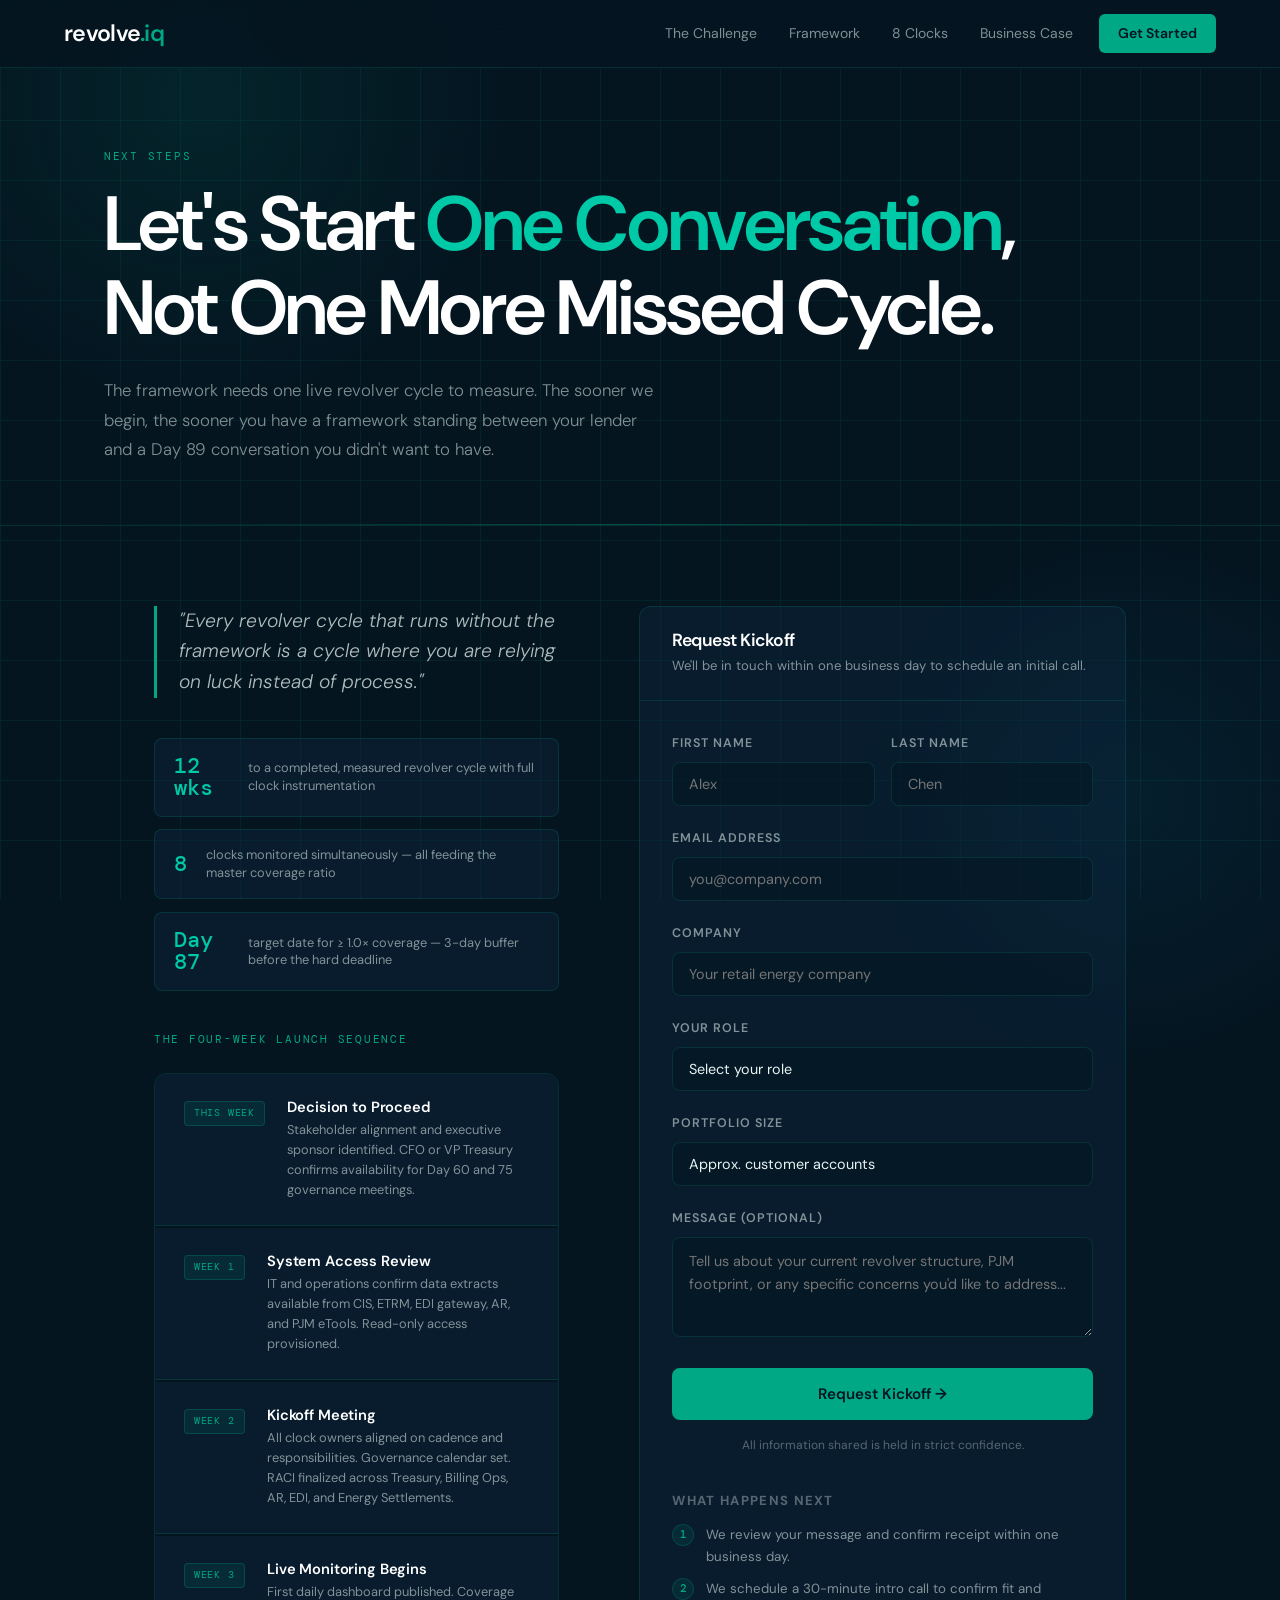
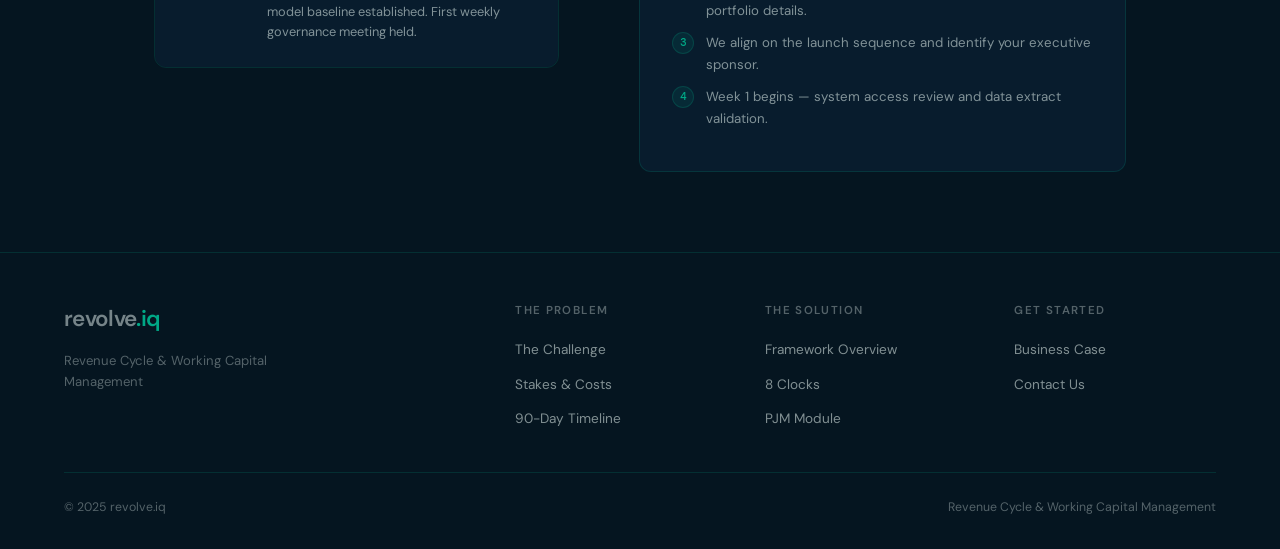
<file: contact.html>
<!DOCTYPE html>
<html lang="en">
<head>
<meta charset="UTF-8">
<meta name="viewport" content="width=device-width, initial-scale=1.0">
<title>Get Started — revolve.iq</title>
<link rel="stylesheet" href="https://cdnjs.cloudflare.com/ajax/libs/font-awesome/6.5.1/css/all.min.css">
<link rel="stylesheet" href="styles.css">
<style>
.contact-wrap {
  display:grid;grid-template-columns:1fr 1.2fr;gap:5rem;
  max-width:1100px;margin:0 auto;padding:80px 5%;
  align-items:start;
}

/* STEPS */
.steps { display:flex;flex-direction:column;gap:1.5px;border:1px solid var(--border);border-radius:12px;overflow:hidden; }
.step { display:flex;gap:1.4rem;padding:1.6rem 1.8rem;background:var(--card-bg);border-bottom:1px solid var(--border);transition:background .25s; }
.step:last-child { border-bottom:none; }
.step:hover { background:var(--card-hover); }
.step-week { font-family:'DM Mono',monospace;font-size:.63rem;color:var(--teal);text-transform:uppercase;letter-spacing:.08em;background:rgba(0,168,134,.1);border:1px solid rgba(0,168,134,.25);border-radius:4px;padding:3px 9px;white-space:nowrap;align-self:flex-start;margin-top:2px; }
.step-body h4 { font-size:.92rem;margin-bottom:.3rem; }
.step-body p { font-size:.8rem;color:var(--text-muted);line-height:1.55; }

/* FORM */
.contact-form { background:var(--card-bg);border:1px solid var(--border);border-radius:12px;overflow:hidden; }
.form-head { padding:1.5rem 2rem;border-bottom:1px solid var(--border); }
.form-head h3 { font-size:1.1rem;margin-bottom:.3rem; }
.form-head p { font-size:.82rem;color:var(--text-muted); }
.form-body { padding:2rem; }

.field { margin-bottom:1.4rem; }
.field label { display:block;font-size:.78rem;font-weight:600;color:var(--text-muted);text-transform:uppercase;letter-spacing:.08em;margin-bottom:.5rem; }
.field input,
.field select,
.field textarea {
  width:100%;
  background:rgba(5,21,32,.5);
  border:1px solid var(--border);
  border-radius:8px;
  padding:.75rem 1rem;
  font-family:'DM Sans',sans-serif;
  font-size:.9rem;
  color:var(--text);
  outline:none;
  transition:border-color .2s;
  appearance:none;
}
.field input:focus,
.field select:focus,
.field textarea:focus { border-color:rgba(0,168,134,.5);box-shadow:0 0 0 3px rgba(0,168,134,.1); }
.field textarea { resize:vertical;min-height:100px;line-height:1.6; }
.field select option { background:var(--ink); }

.field-row { display:grid;grid-template-columns:1fr 1fr;gap:1rem; }

.submit-btn {
  width:100%;padding:1rem;
  background:var(--teal);color:var(--ink);
  border:none;border-radius:8px;
  font-family:'DM Sans',sans-serif;font-size:.95rem;font-weight:600;
  cursor:pointer;transition:all .2s;
  display:flex;align-items:center;justify-content:center;gap:.5rem;
}
.submit-btn:hover { background:var(--teal-bright);transform:translateY(-1px); }

.form-note { margin-top:1rem;font-size:.75rem;color:var(--text-dim);text-align:center;line-height:1.5; }

/* WHAT HAPPENS */
.what-next { margin-top:2.5rem; }
.what-next h4 { font-size:.82rem;font-weight:700;text-transform:uppercase;letter-spacing:.1em;color:var(--text-dim);margin-bottom:1rem; }
.wn-item { display:flex;gap:12px;align-items:flex-start;margin-bottom:10px;font-size:.83rem;color:var(--text-muted); }
.wn-num { font-family:'DM Mono',monospace;font-size:.68rem;color:var(--teal);background:rgba(0,168,134,.1);border:1px solid rgba(0,168,134,.2);border-radius:50%;width:22px;height:22px;display:flex;align-items:center;justify-content:center;flex-shrink:0;font-weight:500; }

/* QUOTE */
.side-quote {
  font-size:1.2rem;font-weight:300;line-height:1.6;
  color:rgba(232,244,241,.75);font-style:italic;
  border-left:3px solid var(--teal);padding-left:1.4rem;
  margin-bottom:2.5rem;
}

.contact-stats { display:flex;flex-direction:column;gap:.8rem;margin-bottom:2.5rem; }
.cs { display:flex;gap:1.2rem;align-items:center;padding:1rem 1.2rem;background:var(--card-bg);border:1px solid var(--border);border-radius:8px; }
.cs-num { font-family:'DM Mono',monospace;font-size:1.4rem;font-weight:500;color:var(--teal-bright);line-height:1; }
.cs-lbl { font-size:.8rem;color:var(--text-muted);line-height:1.4; }

#success-msg { display:none;text-align:center;padding:2rem;background:rgba(0,168,134,.08);border:1px solid rgba(0,168,134,.28);border-radius:10px;margin:1rem 0; }
#success-msg h4 { color:var(--teal-bright);font-size:1.1rem;margin-bottom:.5rem; }
#success-msg p { font-size:.85rem;color:var(--text-muted); }

@media(max-width:900px){ .contact-wrap { grid-template-columns:1fr;gap:3rem; } }
@media(max-width:500px){ .field-row { grid-template-columns:1fr; } }
</style>
</head>
<body>
<div class="glow glow-tl"></div>
<div class="glow glow-br"></div>

<nav class="site-nav">
  <a href="index.html" class="nav-logo">revolve<span>.iq</span></a>
  <button class="nav-toggle" aria-label="Menu"><span></span><span></span><span></span></button>
  <ul class="nav-links">
    <li><a href="challenge.html">The Challenge</a></li>
    <li><a href="framework.html">Framework</a></li>
    <li><a href="clocks.html">8 Clocks</a></li>
    <li><a href="business-case.html">Business Case</a></li>
    <li><a href="contact.html" class="nav-cta">Get Started</a></li>
  </ul>
</nav>

<div class="page">
  <div class="page-hero">
    <div class="wrap">
      <span class="eyebrow">Next Steps</span>
      <h1>Let's Start <em class="accent">One Conversation</em>,<br>Not One More Missed Cycle.</h1>
      <p class="section-lead">The framework needs one live revolver cycle to measure. The sooner we begin, the sooner you have a framework standing between your lender and a Day 89 conversation you didn't want to have.</p>
    </div>
  </div>

  <div class="contact-wrap">
    <!-- LEFT: STEPS + CONTEXT -->
    <div>
      <blockquote class="side-quote reveal">"Every revolver cycle that runs without the framework is a cycle where you are relying on luck instead of process."</blockquote>

      <div class="contact-stats reveal">
        <div class="cs">
          <div class="cs-num">12 wks</div>
          <div class="cs-lbl">to a completed, measured revolver cycle with full clock instrumentation</div>
        </div>
        <div class="cs">
          <div class="cs-num">8</div>
          <div class="cs-lbl">clocks monitored simultaneously — all feeding the master coverage ratio</div>
        </div>
        <div class="cs">
          <div class="cs-num">Day 87</div>
          <div class="cs-lbl">target date for ≥ 1.0× coverage — 3-day buffer before the hard deadline</div>
        </div>
      </div>

      <div style="margin-bottom:1.5rem">
        <span class="eyebrow">The Four-Week Launch Sequence</span>
      </div>
      <div class="steps reveal">
        <div class="step">
          <div class="step-week">This Week</div>
          <div class="step-body"><h4>Decision to Proceed</h4><p>Stakeholder alignment and executive sponsor identified. CFO or VP Treasury confirms availability for Day 60 and 75 governance meetings.</p></div>
        </div>
        <div class="step">
          <div class="step-week">Week 1</div>
          <div class="step-body"><h4>System Access Review</h4><p>IT and operations confirm data extracts available from CIS, ETRM, EDI gateway, AR, and PJM eTools. Read-only access provisioned.</p></div>
        </div>
        <div class="step">
          <div class="step-week">Week 2</div>
          <div class="step-body"><h4>Kickoff Meeting</h4><p>All clock owners aligned on cadence and responsibilities. Governance calendar set. RACI finalized across Treasury, Billing Ops, AR, EDI, and Energy Settlements.</p></div>
        </div>
        <div class="step">
          <div class="step-week">Week 3</div>
          <div class="step-body"><h4>Live Monitoring Begins</h4><p>First daily dashboard published. Coverage model baseline established. First weekly governance meeting held.</p></div>
        </div>
      </div>
    </div>

    <!-- RIGHT: FORM -->
    <div class="reveal">
      <div class="contact-form">
        <div class="form-head">
          <h3>Request Kickoff</h3>
          <p>We'll be in touch within one business day to schedule an initial call.</p>
        </div>
        <div class="form-body">
          <div id="success-msg">
            <h4>Request received ✓</h4>
            <p>We'll be in touch within one business day to schedule your initial call and align on the first step toward live monitoring.</p>
          </div>
          <form id="contact-form" onsubmit="handleSubmit(event)">
            <div class="field-row">
              <div class="field">
                <label>First Name</label>
                <input type="text" placeholder="Alex" required>
              </div>
              <div class="field">
                <label>Last Name</label>
                <input type="text" placeholder="Chen" required>
              </div>
            </div>
            <div class="field">
              <label>Email Address</label>
              <input type="email" placeholder="you@company.com" required>
            </div>
            <div class="field">
              <label>Company</label>
              <input type="text" placeholder="Your retail energy company" required>
            </div>
            <div class="field">
              <label>Your Role</label>
              <select required>
                <option value="" disabled selected>Select your role</option>
                <option>CFO / VP Finance</option>
                <option>VP Treasury</option>
                <option>Director of Operations</option>
                <option>Energy Settlements</option>
                <option>Billing Operations</option>
                <option>Other</option>
              </select>
            </div>
            <div class="field">
              <label>Portfolio Size</label>
              <select>
                <option value="" disabled selected>Approx. customer accounts</option>
                <option>Under 500</option>
                <option>500 – 2,000</option>
                <option>2,000 – 10,000</option>
                <option>10,000+</option>
              </select>
            </div>
            <div class="field">
              <label>Message (optional)</label>
              <textarea placeholder="Tell us about your current revolver structure, PJM footprint, or any specific concerns you'd like to address..."></textarea>
            </div>
            <button type="submit" class="submit-btn">Request Kickoff →</button>
          </form>
          <p class="form-note">All information shared is held in strict confidence.</p>

          <div class="what-next">
            <h4>What happens next</h4>
            <div class="wn-item"><div class="wn-num">1</div><div>We review your message and confirm receipt within one business day.</div></div>
            <div class="wn-item"><div class="wn-num">2</div><div>We schedule a 30-minute intro call to confirm fit and portfolio details.</div></div>
            <div class="wn-item"><div class="wn-num">3</div><div>We align on the launch sequence and identify your executive sponsor.</div></div>
            <div class="wn-item"><div class="wn-num">4</div><div>Week 1 begins — system access review and data extract validation.</div></div>
          </div>
        </div>
      </div>
    </div>
  </div>
</div>

<footer class="site-footer">
  <div class="footer-grid">
    <div><div class="footer-logo">revolve<span>.iq</span></div><p class="footer-tagline">Revenue Cycle & Working Capital Management</p></div>
    <div class="footer-col"><h5>The Problem</h5><ul><li><a href="challenge.html">The Challenge</a></li><li><a href="challenge.html#stakes">Stakes & Costs</a></li><li><a href="challenge.html#timeline">90-Day Timeline</a></li></ul></div>
    <div class="footer-col"><h5>The Solution</h5><ul><li><a href="framework.html">Framework Overview</a></li><li><a href="clocks.html">8 Clocks</a></li><li><a href="clocks.html#pjm">PJM Module</a></li></ul></div>
    <div class="footer-col"><h5>Get Started</h5><ul><li><a href="business-case.html">Business Case</a></li><li><a href="contact.html">Contact Us</a></li></ul></div>
  </div>
  <div class="footer-bottom"><span>© 2025 revolve.iq</span><span>Revenue Cycle & Working Capital Management</span></div>
</footer>

<script src="main.js"></script>
<script>
function handleSubmit(e) {
  e.preventDefault();
  document.getElementById('contact-form').style.display = 'none';
  document.getElementById('success-msg').style.display = 'block';
}
</script>
</body>
</html>
</file>
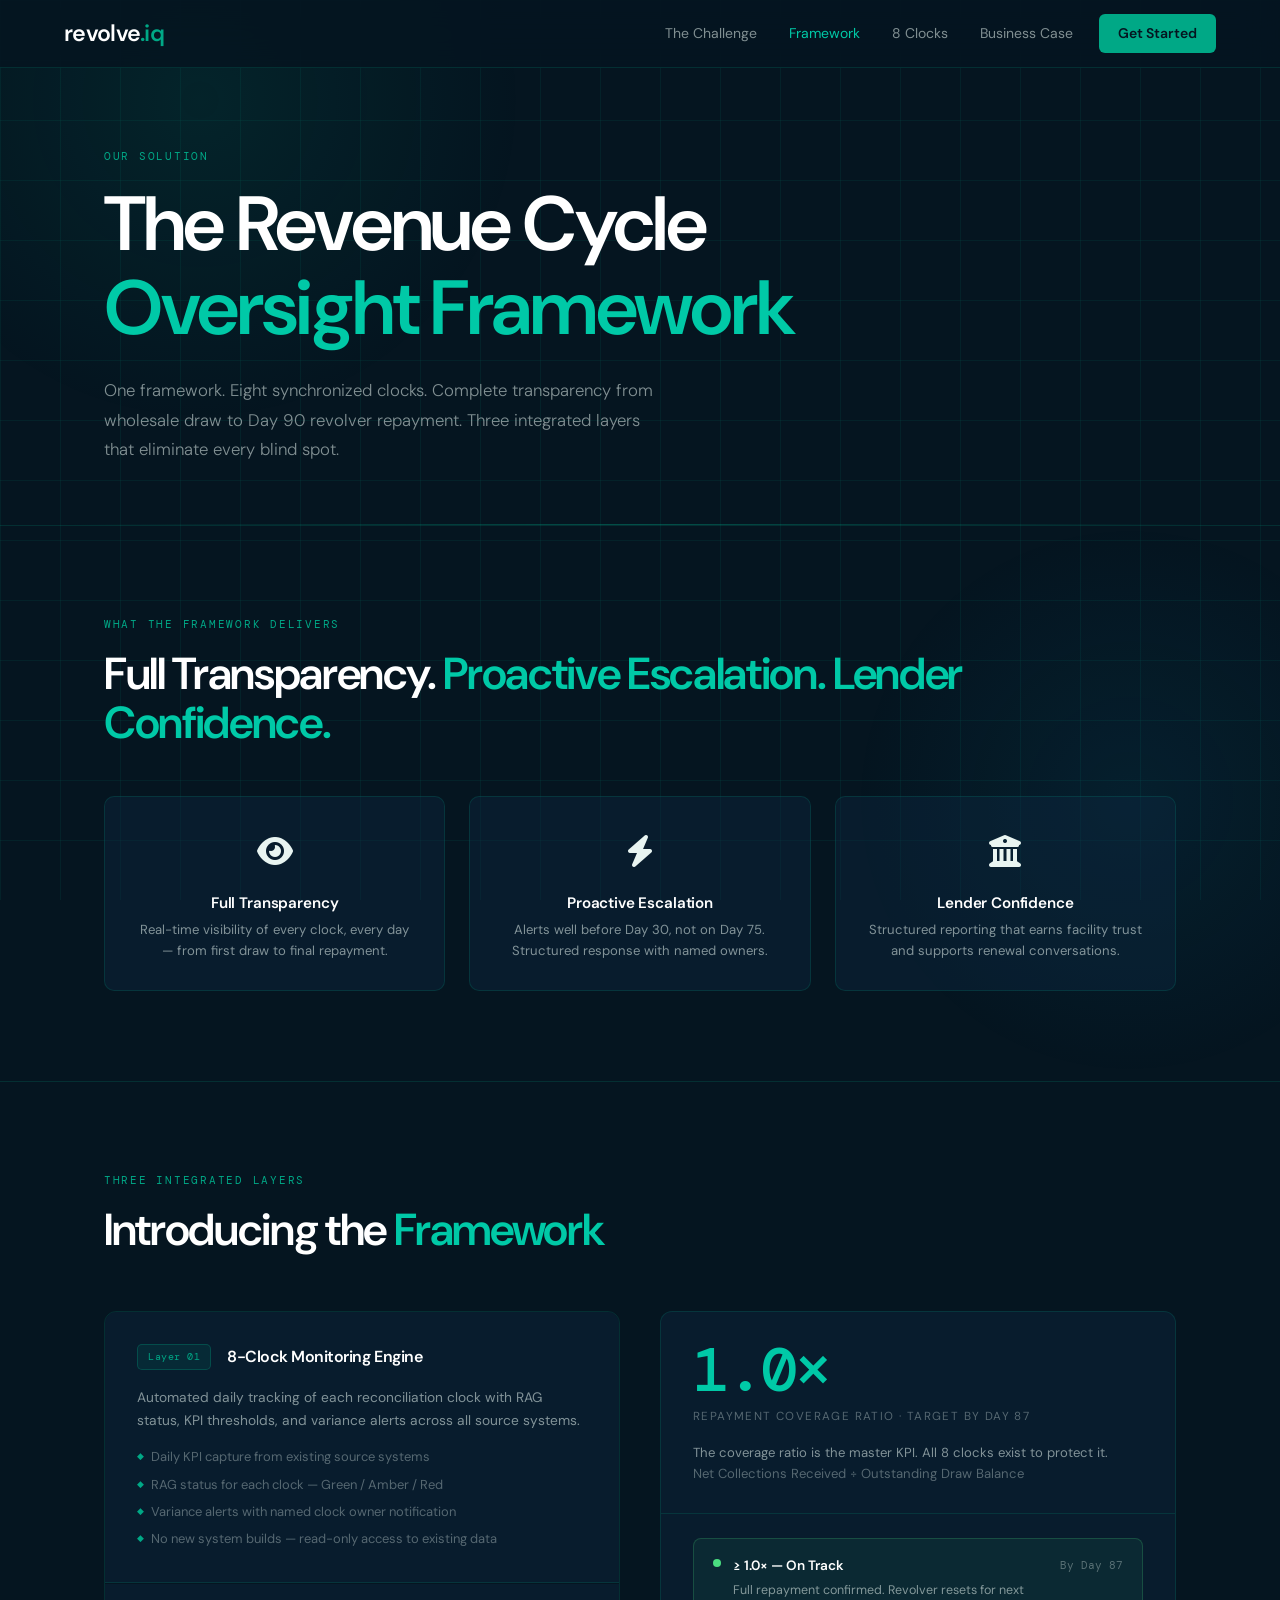
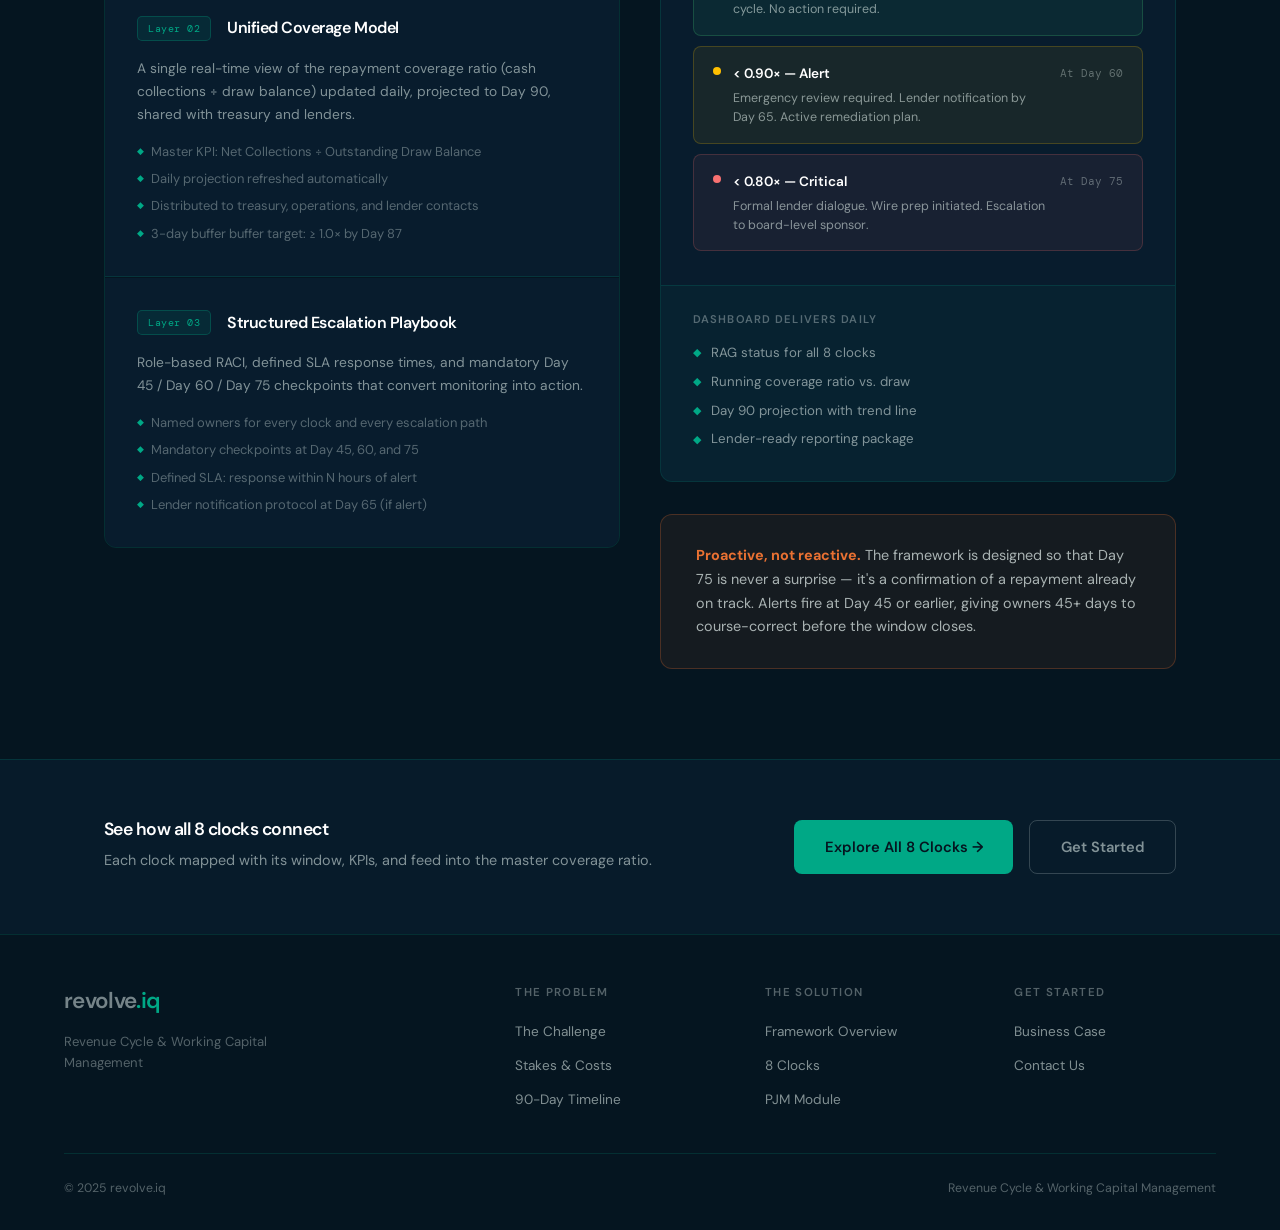
<file: framework.html>
<!DOCTYPE html>
<html lang="en">
<head>
<meta charset="UTF-8">
<meta name="viewport" content="width=device-width, initial-scale=1.0">
<title>The Framework — revolve.iq</title>
<link rel="stylesheet" href="https://cdnjs.cloudflare.com/ajax/libs/font-awesome/6.5.1/css/all.min.css">
<link rel="stylesheet" href="styles.css">
<style>
.fw-grid { display:grid;grid-template-columns:1fr 1fr;gap:2.5rem;margin-top:3.5rem;align-items:start; }

.layer-stack { display:flex;flex-direction:column;gap:1px;border:1px solid var(--border);border-radius:12px;overflow:hidden; }
.fw-layer { padding:2rem;background:var(--card-bg);border-bottom:1px solid var(--border);transition:background .25s; }
.fw-layer:last-child { border-bottom:none; }
.fw-layer:hover { background:var(--card-hover); }
.fw-layer-top { display:flex;align-items:center;gap:1rem;margin-bottom:1rem; }
.fw-n { font-family:'DM Mono',monospace;font-size:.65rem;color:var(--teal);background:rgba(0,168,134,.1);border:1px solid rgba(0,168,134,.28);border-radius:5px;padding:3px 10px;letter-spacing:.05em; }
.fw-layer h3 { font-size:1rem;margin:0; }
.fw-layer p { font-size:.86rem;color:var(--text-muted);line-height:1.68; }
.fw-layer ul { list-style:none;margin-top:.9rem;display:flex;flex-direction:column;gap:6px; }
.fw-layer ul li { font-size:.81rem;color:var(--text-dim);padding-left:14px;position:relative; }
.fw-layer ul li::before { content:'◆';position:absolute;left:0;font-size:.55rem;color:var(--teal);top:3px; }

/* COVERAGE CARD */
.cov-card { background:var(--card-bg);border:1px solid var(--border);border-radius:12px;overflow:hidden; }
.cov-header { padding:1.8rem 2rem;border-bottom:1px solid var(--border); }
.cov-ratio { font-family:'DM Mono',monospace;font-size:3.8rem;font-weight:500;color:var(--teal-bright);line-height:1;letter-spacing:-.05em;margin-bottom:.3rem; }
.cov-caption { font-size:.73rem;color:var(--text-dim);text-transform:uppercase;letter-spacing:.12em; }
.cov-body { padding:1.5rem 2rem; }
.rag-row { display:flex;align-items:flex-start;gap:12px;padding:1rem 1.2rem;border-radius:8px;margin-bottom:10px; }
.rag-row.g { background:rgba(74,222,128,.07);border:1px solid rgba(74,222,128,.2); }
.rag-row.a { background:rgba(255,192,0,.07);border:1px solid rgba(255,192,0,.2); }
.rag-row.r { background:rgba(248,113,113,.07);border:1px solid rgba(248,113,113,.2); }
.rag-content { flex:1; }
.rag-title { font-size:.85rem;font-weight:600;color:#fff;margin-bottom:.25rem; }
.rag-desc { font-size:.78rem;color:var(--text-muted);line-height:1.5; }
.rag-day { font-family:'DM Mono',monospace;font-size:.68rem;color:var(--text-dim);white-space:nowrap;margin-top:2px; }

.daily-box { padding:1.5rem 2rem;border-top:1px solid var(--border);background:rgba(0,168,134,.04); }
.daily-box .lbl { font-size:.7rem;font-weight:600;text-transform:uppercase;letter-spacing:.1em;color:var(--text-dim);margin-bottom:.8rem; }
.daily-item { display:flex;align-items:center;gap:10px;font-size:.83rem;color:var(--text-muted);margin-bottom:7px; }
.daily-item span { color:var(--teal);font-size:.7rem; }

/* URGENCY STRIP */
.urgency-strip { background:rgba(233,113,50,0.07);border:1px solid rgba(233,113,50,0.25);border-radius:12px;padding:1.8rem 2.2rem;margin-top:2rem; }
.urgency-strip p { font-size:.9rem;color:rgba(232,244,241,.7);line-height:1.65; }
.urgency-strip strong { color:var(--amber); }

/* PILLARS */
.pillars { display:grid;grid-template-columns:repeat(3,1fr);gap:1.5rem;margin-top:3rem; }
.pillar { padding:1.8rem;background:var(--card-bg);border:1px solid var(--border);border-radius:10px;text-align:center;transition:border-color .3s; }
.pillar:hover { border-color:rgba(0,168,134,.38); }
.pillar-icon { font-size:2rem;margin-bottom:1rem; }
.pillar h4 { font-size:.95rem;margin-bottom:.5rem; }
.pillar p { font-size:.82rem;color:var(--text-muted);line-height:1.6; }

@media(max-width:800px){
  .fw-grid { grid-template-columns:1fr; }
  .pillars { grid-template-columns:1fr; }
}
</style>
</head>
<body>
<div class="glow glow-tl"></div>
<div class="glow glow-br"></div>

<nav class="site-nav">
  <a href="index.html" class="nav-logo">revolve<span>.iq</span></a>
  <button class="nav-toggle" aria-label="Menu"><span></span><span></span><span></span></button>
  <ul class="nav-links">
    <li><a href="challenge.html">The Challenge</a></li>
    <li><a href="framework.html">Framework</a></li>
    <li><a href="clocks.html">8 Clocks</a></li>
    <li><a href="business-case.html">Business Case</a></li>
    <li><a href="contact.html" class="nav-cta">Get Started</a></li>
  </ul>
</nav>

<div class="page">
  <div class="page-hero">
    <div class="wrap">
      <span class="eyebrow">Our Solution</span>
      <h1>The Revenue Cycle<br><em class="accent">Oversight Framework</em></h1>
      <p class="section-lead">One framework. Eight synchronized clocks. Complete transparency from wholesale draw to Day 90 revolver repayment. Three integrated layers that eliminate every blind spot.</p>
    </div>
  </div>

  <!-- THREE PILLARS -->
  <section class="section">
    <div class="wrap">
      <span class="eyebrow">What the Framework Delivers</span>
      <h2>Full Transparency. <em class="accent">Proactive Escalation. Lender Confidence.</em></h2>
      <div class="pillars">
        <div class="pillar reveal">
          <div class="pillar-icon"><i class="fa-solid fa-eye"></i></div>
          <h4>Full Transparency</h4>
          <p>Real-time visibility of every clock, every day — from first draw to final repayment.</p>
        </div>
        <div class="pillar reveal">
          <div class="pillar-icon"><i class="fa-solid fa-bolt"></i></div>
          <h4>Proactive Escalation</h4>
          <p>Alerts well before Day 30, not on Day 75. Structured response with named owners.</p>
        </div>
        <div class="pillar reveal">
          <div class="pillar-icon"><i class="fa-solid fa-building-columns"></i></div>
          <h4>Lender Confidence</h4>
          <p>Structured reporting that earns facility trust and supports renewal conversations.</p>
        </div>
      </div>
    </div>
  </section>

  <hr class="divider">

  <!-- THREE LAYERS -->
  <section class="section">
    <div class="wrap">
      <span class="eyebrow">Three Integrated Layers</span>
      <h2>Introducing the <em class="accent">Framework</em></h2>
      <div class="fw-grid">
        <div class="layer-stack reveal">
          <div class="fw-layer">
            <div class="fw-layer-top">
              <div class="fw-n">Layer 01</div>
              <h3>8-Clock Monitoring Engine</h3>
            </div>
            <p>Automated daily tracking of each reconciliation clock with RAG status, KPI thresholds, and variance alerts across all source systems.</p>
            <ul>
              <li>Daily KPI capture from existing source systems</li>
              <li>RAG status for each clock — Green / Amber / Red</li>
              <li>Variance alerts with named clock owner notification</li>
              <li>No new system builds — read-only access to existing data</li>
            </ul>
          </div>
          <div class="fw-layer">
            <div class="fw-layer-top">
              <div class="fw-n">Layer 02</div>
              <h3>Unified Coverage Model</h3>
            </div>
            <p>A single real-time view of the repayment coverage ratio (cash collections ÷ draw balance) updated daily, projected to Day 90, shared with treasury and lenders.</p>
            <ul>
              <li>Master KPI: Net Collections ÷ Outstanding Draw Balance</li>
              <li>Daily projection refreshed automatically</li>
              <li>Distributed to treasury, operations, and lender contacts</li>
              <li>3-day buffer buffer target: ≥ 1.0× by Day 87</li>
            </ul>
          </div>
          <div class="fw-layer">
            <div class="fw-layer-top">
              <div class="fw-n">Layer 03</div>
              <h3>Structured Escalation Playbook</h3>
            </div>
            <p>Role-based RACI, defined SLA response times, and mandatory Day 45 / Day 60 / Day 75 checkpoints that convert monitoring into action.</p>
            <ul>
              <li>Named owners for every clock and every escalation path</li>
              <li>Mandatory checkpoints at Day 45, 60, and 75</li>
              <li>Defined SLA: response within N hours of alert</li>
              <li>Lender notification protocol at Day 65 (if alert)</li>
            </ul>
          </div>
        </div>

        <!-- COVERAGE CARD -->
        <div class="reveal">
          <div class="cov-card">
            <div class="cov-header">
              <div class="cov-ratio">1.0×</div>
              <div class="cov-caption">Repayment Coverage Ratio · Target by Day 87</div>
              <div style="margin-top:1rem;font-size:.82rem;color:var(--text-muted);line-height:1.6">The coverage ratio is the master KPI. All 8 clocks exist to protect it.<br><em style="color:var(--text-dim);font-style:normal">Net Collections Received ÷ Outstanding Draw Balance</em></div>
            </div>
            <div class="cov-body">
              <div class="rag-row g">
                <div class="rag-dot g" style="width:8px;height:8px;border-radius:50%;background:var(--green-ok);flex-shrink:0;margin-top:4px"></div>
                <div class="rag-content">
                  <div class="rag-title">≥ 1.0× — On Track</div>
                  <div class="rag-desc">Full repayment confirmed. Revolver resets for next cycle. No action required.</div>
                </div>
                <div class="rag-day">By Day 87</div>
              </div>
              <div class="rag-row a">
                <div class="rag-dot a" style="width:8px;height:8px;border-radius:50%;background:var(--amber-light);flex-shrink:0;margin-top:4px"></div>
                <div class="rag-content">
                  <div class="rag-title">< 0.90× — Alert</div>
                  <div class="rag-desc">Emergency review required. Lender notification by Day 65. Active remediation plan.</div>
                </div>
                <div class="rag-day">At Day 60</div>
              </div>
              <div class="rag-row r">
                <div class="rag-dot r" style="width:8px;height:8px;border-radius:50%;background:var(--red-alert);flex-shrink:0;margin-top:4px"></div>
                <div class="rag-content">
                  <div class="rag-title">< 0.80× — Critical</div>
                  <div class="rag-desc">Formal lender dialogue. Wire prep initiated. Escalation to board-level sponsor.</div>
                </div>
                <div class="rag-day">At Day 75</div>
              </div>
            </div>
            <div class="daily-box">
              <div class="lbl">Dashboard delivers daily</div>
              <div class="daily-item"><span>◆</span> RAG status for all 8 clocks</div>
              <div class="daily-item"><span>◆</span> Running coverage ratio vs. draw</div>
              <div class="daily-item"><span>◆</span> Day 90 projection with trend line</div>
              <div class="daily-item"><span>◆</span> Lender-ready reporting package</div>
            </div>
          </div>

          <div class="urgency-strip">
            <p><strong>Proactive, not reactive.</strong> The framework is designed so that Day 75 is never a surprise — it's a confirmation of a repayment already on track. Alerts fire at Day 45 or earlier, giving owners 45+ days to course-correct before the window closes.</p>
          </div>
        </div>
      </div>
    </div>
  </section>

  <!-- CTA -->
  <section style="background:rgba(14,40,65,0.35);border-top:1px solid var(--border);padding:60px 0">
    <div class="wrap" style="display:flex;justify-content:space-between;align-items:center;flex-wrap:wrap;gap:2rem">
      <div>
        <h3>See how all 8 clocks connect</h3>
        <p style="font-size:.9rem;color:var(--text-muted);margin-top:.4rem">Each clock mapped with its window, KPIs, and feed into the master coverage ratio.</p>
      </div>
      <div style="display:flex;gap:1rem;flex-wrap:wrap">
        <a href="clocks.html" class="btn btn-primary">Explore All 8 Clocks →</a>
        <a href="contact.html" class="btn btn-ghost">Get Started</a>
      </div>
    </div>
  </section>
</div>

<footer class="site-footer">
  <div class="footer-grid">
    <div><div class="footer-logo">revolve<span>.iq</span></div><p class="footer-tagline">Revenue Cycle & Working Capital Management</p></div>
    <div class="footer-col"><h5>The Problem</h5><ul><li><a href="challenge.html">The Challenge</a></li><li><a href="challenge.html#stakes">Stakes & Costs</a></li><li><a href="challenge.html#timeline">90-Day Timeline</a></li></ul></div>
    <div class="footer-col"><h5>The Solution</h5><ul><li><a href="framework.html">Framework Overview</a></li><li><a href="clocks.html">8 Clocks</a></li><li><a href="clocks.html#pjm">PJM Module</a></li></ul></div>
    <div class="footer-col"><h5>Get Started</h5><ul><li><a href="business-case.html">Business Case</a></li><li><a href="contact.html">Contact Us</a></li></ul></div>
  </div>
  <div class="footer-bottom"><span>© 2025 revolve.iq</span><span>Revenue Cycle & Working Capital Management</span></div>
</footer>
<script src="main.js"></script>
</body>
</html>
</file>
<file: styles.css>
/* ══════════════════════════════════════════
   revolve.iq — Global Stylesheet
   ══════════════════════════════════════════ */

@import url('https://fonts.googleapis.com/css2?family=DM+Sans:ital,opsz,wght@0,9..40,300;0,9..40,400;0,9..40,500;0,9..40,600;1,9..40,300&family=DM+Mono:wght@400;500&display=swap');

:root {
  --ink:         #051520;
  --ink-mid:     #0E2841;
  --ink-light:   #1E3550;
  --teal:        #00A886;
  --teal-bright: #00C9A7;
  --teal-dim:    #467886;
  --amber:       #E97132;
  --amber-light: #FFC000;
  --sky:         #0F9ED5;
  --red-alert:   #F87171;
  --green-ok:    #4ADE80;
  --slate:       #64748B;
  --border:      rgba(0,168,134,0.18);
  --text:        #E8F4F1;
  --text-muted:  rgba(232,244,241,0.55);
  --text-dim:    rgba(232,244,241,0.35);
  --card-bg:     rgba(14,40,65,0.40);
  --card-hover:  rgba(14,40,65,0.65);
}

*, *::before, *::after { box-sizing: border-box; margin: 0; padding: 0; }
html { scroll-behavior: smooth; }

body {
  font-family: 'DM Sans', sans-serif;
  background: var(--ink);
  color: var(--text);
  line-height: 1.65;
  overflow-x: hidden;
  min-height: 100vh;
}

/* ── GRID BACKGROUND ── */
body::before {
  content: '';
  position: fixed;
  inset: 0;
  background-image:
    linear-gradient(var(--border) 1px, transparent 1px),
    linear-gradient(90deg, var(--border) 1px, transparent 1px);
  background-size: 60px 60px;
  pointer-events: none;
  z-index: 0;
  opacity: 0.5;
}

/* ── GLOW ORBS ── */
.glow { position: fixed; border-radius: 50%; pointer-events: none; z-index: 0; }
.glow-tl { width: 700px; height: 700px; top: -250px; left: -150px;
  background: radial-gradient(circle, rgba(0,168,134,0.10) 0%, transparent 65%); }
.glow-br { width: 600px; height: 600px; bottom: -200px; right: -150px;
  background: radial-gradient(circle, rgba(15,158,213,0.08) 0%, transparent 65%); }

/* ── NAV ── */
nav.site-nav {
  position: fixed;
  top: 0; left: 0; right: 0;
  z-index: 200;
  height: 68px;
  display: flex;
  align-items: center;
  justify-content: space-between;
  padding: 0 5%;
  background: rgba(5,21,32,0.88);
  backdrop-filter: blur(18px);
  -webkit-backdrop-filter: blur(18px);
  border-bottom: 1px solid var(--border);
}

.nav-logo {
  font-size: 1.45rem;
  font-weight: 600;
  letter-spacing: -0.03em;
  color: #fff;
  text-decoration: none;
}
.nav-logo span { color: var(--teal); }

.nav-links {
  display: flex;
  align-items: center;
  gap: 0.2rem;
  list-style: none;
}

.nav-links a {
  display: block;
  padding: 0.45rem 0.9rem;
  color: var(--text-muted);
  text-decoration: none;
  font-size: 0.875rem;
  font-weight: 400;
  border-radius: 6px;
  transition: color 0.2s, background 0.2s;
  white-space: nowrap;
}
.nav-links a:hover { color: var(--teal-bright); background: rgba(0,168,134,0.07); }
.nav-links a.active { color: var(--teal-bright); }

.nav-cta {
  background: var(--teal) !important;
  color: var(--ink) !important;
  font-weight: 600 !important;
  padding: 0.5rem 1.2rem !important;
  border-radius: 6px !important;
  margin-left: 0.5rem;
  transition: background 0.2s !important;
}
.nav-cta:hover { background: var(--teal-bright) !important; color: var(--ink) !important; }

/* hamburger */
.nav-toggle {
  display: none;
  flex-direction: column;
  gap: 5px;
  cursor: pointer;
  padding: 6px;
  background: none;
  border: none;
}
.nav-toggle span {
  display: block;
  width: 22px;
  height: 1.5px;
  background: var(--text-muted);
  border-radius: 2px;
  transition: all 0.3s;
}

/* ── PAGE CONTENT ── */
.page { position: relative; z-index: 1; padding-top: 68px; }

/* ── LAYOUT HELPERS ── */
.wrap { max-width: 1200px; margin: 0 auto; padding: 0 5%; }
.section { padding: 90px 0; }
.section-sm { padding: 60px 0; }

/* ── EYEBROW ── */
.eyebrow {
  font-family: 'DM Mono', monospace;
  font-size: 0.68rem;
  color: var(--teal);
  letter-spacing: 0.16em;
  text-transform: uppercase;
  margin-bottom: 1rem;
  display: block;
}

/* ── HEADINGS ── */
h1, h2, h3, h4 { font-weight: 600; line-height: 1.1; letter-spacing: -0.03em; }
h1 { font-size: clamp(2.6rem, 6vw, 5rem); color: #fff; margin-bottom: 1.6rem; }
h2 { font-size: clamp(1.9rem, 3.5vw, 3rem); color: #fff; margin-bottom: 1.2rem; }
h3 { font-size: 1.1rem; color: #fff; margin-bottom: 0.6rem; }
h4 { font-size: 0.95rem; color: #fff; margin-bottom: 0.5rem; letter-spacing: -0.01em; }

.accent { color: var(--teal-bright); font-style: normal; }
.warn-text { color: var(--amber); }

.section-lead {
  font-size: 1.05rem;
  color: var(--text-muted);
  max-width: 560px;
  line-height: 1.75;
  font-weight: 300;
}

/* ── BUTTONS ── */
.btn {
  display: inline-flex;
  align-items: center;
  gap: 0.5rem;
  padding: 0.85rem 1.9rem;
  border-radius: 8px;
  font-size: 0.92rem;
  font-weight: 600;
  text-decoration: none;
  cursor: pointer;
  border: none;
  transition: all 0.2s;
  font-family: 'DM Sans', sans-serif;
}

.btn-primary {
  background: var(--teal);
  color: var(--ink);
}
.btn-primary:hover { background: var(--teal-bright); transform: translateY(-1px); }

.btn-ghost {
  background: transparent;
  color: var(--text-muted);
  border: 1px solid rgba(232,244,241,0.2);
}
.btn-ghost:hover { border-color: var(--teal); color: var(--teal-bright); }

.btn-sm { padding: 0.55rem 1.2rem; font-size: 0.82rem; }

/* ── CARDS ── */
.card {
  background: var(--card-bg);
  border: 1px solid var(--border);
  border-radius: 12px;
  padding: 2rem;
  transition: border-color 0.3s, background 0.3s;
}
.card:hover { border-color: rgba(0,168,134,0.38); background: var(--card-hover); }

.card-teal  { border-color: rgba(0,168,134,0.30); background: rgba(0,168,134,0.06); }
.card-amber { border-color: rgba(233,113,50,0.30); background: rgba(233,113,50,0.05); }
.card-red   { border-color: rgba(248,113,113,0.30); background: rgba(248,113,113,0.05); }
.card-sky   { border-color: rgba(15,158,213,0.30); background: rgba(15,158,213,0.05); }

/* ── DIVIDER ── */
hr.divider {
  border: none;
  border-top: 1px solid var(--border);
  position: relative;
  z-index: 1;
}

/* ── BADGE ── */
.badge {
  display: inline-block;
  font-family: 'DM Mono', monospace;
  font-size: 0.62rem;
  font-weight: 500;
  text-transform: uppercase;
  letter-spacing: 0.1em;
  padding: 3px 10px;
  border-radius: 100px;
}
.badge-teal  { background: rgba(0,168,134,0.15); color: var(--teal-bright); border: 1px solid rgba(0,168,134,0.3); }
.badge-amber { background: rgba(233,113,50,0.15); color: var(--amber); border: 1px solid rgba(233,113,50,0.3); }
.badge-red   { background: rgba(248,113,113,0.15); color: var(--red-alert); border: 1px solid rgba(248,113,113,0.3); }

/* ── STAT BOX ── */
.stat-box .num {
  font-family: 'DM Mono', monospace;
  font-size: 2.2rem;
  font-weight: 500;
  line-height: 1;
  color: #fff;
  letter-spacing: -0.04em;
}
.stat-box .num .t { color: var(--teal-bright); }
.stat-box .num .a { color: var(--amber); }
.stat-box .lbl {
  font-size: 0.73rem;
  color: var(--text-dim);
  text-transform: uppercase;
  letter-spacing: 0.09em;
  margin-top: 0.4rem;
}

/* ── LIST ITEMS ── */
.dot-list { list-style: none; display: flex; flex-direction: column; gap: 10px; }
.dot-list li {
  font-size: 0.87rem;
  color: var(--text-muted);
  padding-left: 1.4rem;
  position: relative;
  line-height: 1.55;
}
.dot-list li::before {
  content: '';
  position: absolute; left: 0; top: 7px;
  width: 6px; height: 6px;
  border-radius: 50%;
  background: var(--teal-dim);
}

.arrow-list { list-style: none; display: flex; flex-direction: column; gap: 8px; }
.arrow-list li {
  font-size: 0.82rem;
  color: var(--text-dim);
  padding-left: 16px;
  position: relative;
  line-height: 1.45;
}
.arrow-list li::before {
  content: '→';
  position: absolute; left: 0;
  color: rgba(0,168,134,0.4);
  font-size: 0.72rem;
}

/* ── PAGE HERO (inner pages) ── */
.page-hero {
  padding: 80px 0 60px;
  border-bottom: 1px solid var(--border);
  position: relative;
}
.page-hero::after {
  content: '';
  position: absolute;
  bottom: 0; left: 5%; right: 5%;
  height: 1px;
  background: linear-gradient(90deg, transparent, var(--teal), transparent);
  opacity: 0.4;
}

/* ── FOOTER ── */
footer.site-footer {
  position: relative;
  z-index: 1;
  border-top: 1px solid var(--border);
  padding: 3rem 5% 2rem;
}

.footer-grid {
  max-width: 1200px;
  margin: 0 auto;
  display: grid;
  grid-template-columns: 2fr 1fr 1fr 1fr;
  gap: 3rem;
  padding-bottom: 2.5rem;
  border-bottom: 1px solid var(--border);
}

.footer-logo {
  font-size: 1.4rem;
  font-weight: 600;
  letter-spacing: -0.03em;
  color: rgba(232,244,241,0.5);
}
.footer-logo span { color: var(--teal); }

.footer-tagline {
  font-size: 0.82rem;
  color: var(--text-dim);
  line-height: 1.6;
  margin-top: 0.7rem;
  max-width: 240px;
}

.footer-col h5 {
  font-size: 0.72rem;
  font-weight: 600;
  text-transform: uppercase;
  letter-spacing: 0.12em;
  color: var(--text-dim);
  margin-bottom: 1rem;
}

.footer-col ul { list-style: none; display: flex; flex-direction: column; gap: 8px; }
.footer-col ul li a {
  font-size: 0.85rem;
  color: var(--text-muted);
  text-decoration: none;
  transition: color 0.2s;
}
.footer-col ul li a:hover { color: var(--teal-bright); }

.footer-bottom {
  max-width: 1200px;
  margin: 0 auto;
  padding-top: 1.5rem;
  display: flex;
  justify-content: space-between;
  align-items: center;
  font-size: 0.77rem;
  color: var(--text-dim);
}

/* ── RAG STATUS PILLS ── */
.rag { display: flex; align-items: center; gap: 8px; }
.rag-dot { width: 8px; height: 8px; border-radius: 50%; flex-shrink: 0; }
.rag-dot.g { background: var(--green-ok); }
.rag-dot.a { background: var(--amber-light); }
.rag-dot.r { background: var(--red-alert); }

/* ── REVEAL ANIMATION ── */
.reveal {
  opacity: 0;
  transform: translateY(22px);
  transition: opacity 0.6s ease, transform 0.6s ease;
}
.reveal.visible { opacity: 1; transform: none; }

/* ── RESPONSIVE ── */
@media (max-width: 900px) {
  .footer-grid { grid-template-columns: 1fr 1fr; gap: 2rem; }
}

@media (max-width: 700px) {
  .nav-links { display: none; flex-direction: column; position: absolute;
    top: 68px; left: 0; right: 0; background: rgba(5,21,32,0.97);
    padding: 1.5rem 5%; border-bottom: 1px solid var(--border); gap: 0.3rem; }
  .nav-links.open { display: flex; }
  .nav-toggle { display: flex; }
  .footer-grid { grid-template-columns: 1fr; gap: 1.5rem; }
  .footer-bottom { flex-direction: column; gap: 0.5rem; text-align: center; }
  h1 { font-size: 2.4rem; }
  h2 { font-size: 1.8rem; }
}
</file>
